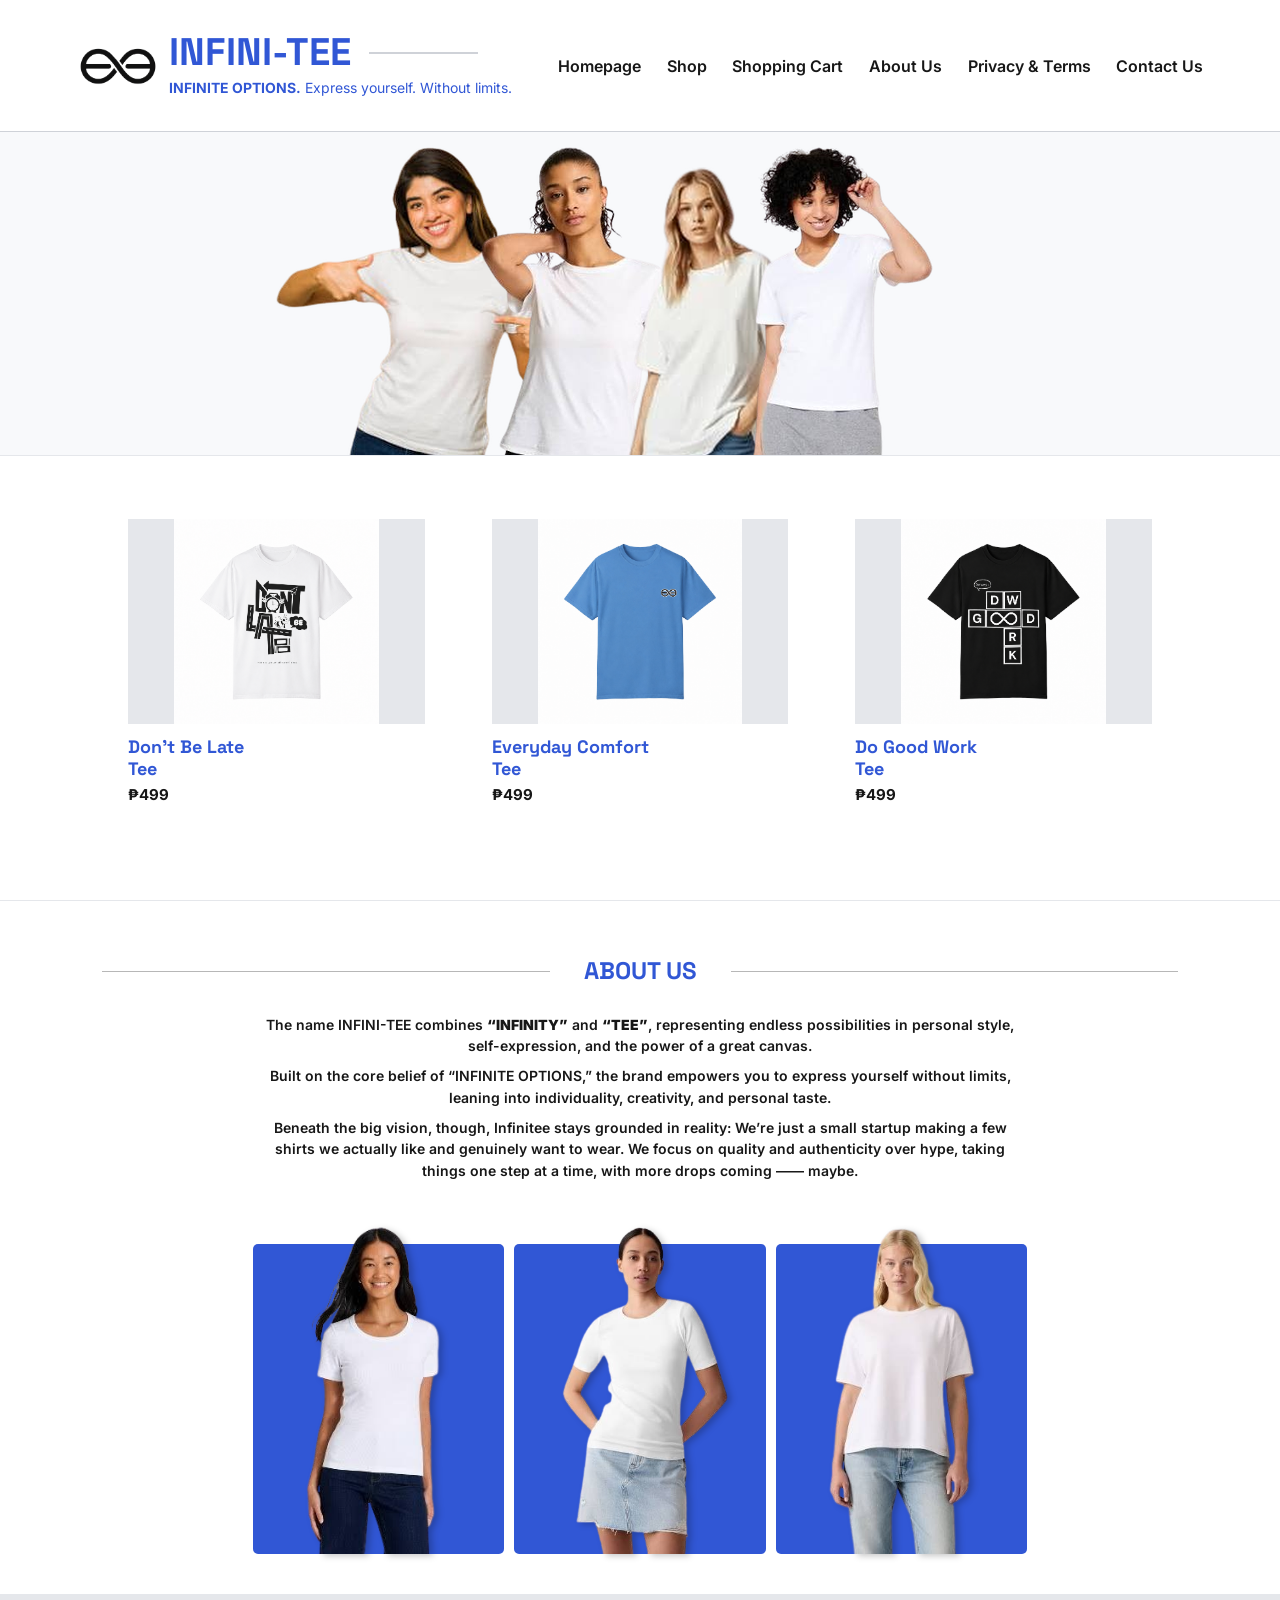
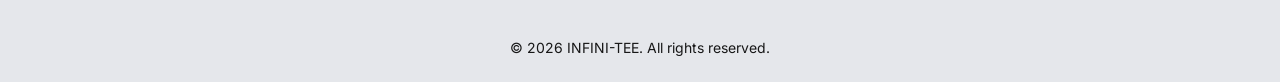
<file: infini-tee/index.html>
<!doctype html>
<html lang="en">
  <head>
    <!-- This is the head: metadata, fonts, Bootstrap, and favicon. -->
    <meta charset="UTF-8" />
    <meta name="viewport" content="width=device-width, initial-scale=1.0" />
    <meta name="theme-color" content="#3157d5" />
    <title>INFINI-TEE</title>

    <link rel="icon" href="images/Favicon.png" />
    <link rel="preconnect" href="https://fonts.googleapis.com" />
    <link rel="preconnect" href="https://fonts.gstatic.com" crossorigin />
    <link
      href="https://fonts.googleapis.com/css2?family=Inter:wght@400;600;700&family=Space+Grotesk:wght@600;700&display=swap"
      rel="stylesheet"
    />
    <link
      href="https://cdn.jsdelivr.net/npm/bootstrap@5.3.3/dist/css/bootstrap.min.css"
      rel="stylesheet"
    />

    <!-- This block contains the styles for the whole page. -->
    <style>
      :root {
        --obsidian-blue: #3157d5;
        --white: #ffffff;
        --matte-black: #171717;
        --light-gray: #e5e7eb;
      }

      /* This keeps padding and borders inside the element size. */
      * {
        box-sizing: border-box;
      }

      body {
        min-height: 100vh;
        margin: 0;
        background: var(--light-gray);
        color: var(--matte-black);
        font-family: "Inter", sans-serif;
        font-size: 15px;
      }

      /* This skip link appears when someone uses the keyboard. */
      .skip-link {
        position: fixed;
        top: 8px;
        left: 8px;
        z-index: 2000;
        transform: translateY(-150%);
        border-radius: 6px;
        background: var(--matte-black);
        color: var(--white);
        padding: 10px 14px;
        text-decoration: none;
      }

      .skip-link:focus {
        transform: translateY(0);
        color: var(--white);
      }

      /* This makes the main page use the full screen. */
      .page-shell {
        width: 100%;
        min-height: 100vh;
        background: var(--white);
        overflow: hidden;
      }

      /* The header keeps the logo and navigation aligned. */
      .brand-area {
        min-height: 132px;
        padding: 24px clamp(24px, 6vw, 80px);
        border-bottom: 1px solid #cfd2d8;
        display: flex;
        align-items: center;
        justify-content: space-between;
        gap: 16px;
        position: relative;
      }

      .brand-lockup {
        display: flex;
        align-items: center;
        min-width: 0;
        flex: 1;
      }

      /* The logo stays fully visible inside this area. */
      .brand-logo {
        width: 82px;
        height: 82px;
        object-fit: contain;
        flex: 0 0 82px;
      }

      .brand-copy {
        flex: 1;
        min-width: 0;
      }

      /* The title and gray line sit together in this row. */
      .brand-title-row {
        display: flex;
        align-items: center;
        width: 100%;
      }

      .brand-name {
        margin-left: 10px;
        color: var(--obsidian-blue);
        font-family: "Space Grotesk", sans-serif;
        font-size: clamp(30px, 3vw, 42px);
        font-weight: 700;
        line-height: 1;
        white-space: nowrap;
      }

      .brand-divider {
        height: 2px;
        flex: 0 1 calc(100% - 250px);
        max-width: 900px;
        margin-left: 18px;
        background: #cfd2d8;
      }

      .tagline {
        margin: 7px 0 0 10px;
        color: var(--obsidian-blue);
        font-size: 14px;
        font-weight: 400;
        line-height: 1.35;
      }

      /* Keep the primary page links grouped beside the brand. */
      .top-nav {
        display: flex;
        align-items: center;
        justify-content: flex-end;
        flex-wrap: nowrap;
        gap: clamp(14px, 2vw, 28px);
        margin-left: 24px;
        white-space: nowrap;
      }

      .top-nav a {
        color: var(--matte-black);
        font-size: 16px;
        font-weight: 600;
        text-decoration: none;
      }

      .top-nav a:hover {
        color: var(--obsidian-blue);
      }

      /* This is the wide image area near the top of the homepage. */
      .featured-image {
        height: clamp(280px, 36vh, 380px);
        min-height: 280px;
        background: #f8f9fb;
        display: grid;
        place-items: end center;
        border-bottom: 1px solid var(--light-gray);
        overflow: hidden;
      }

      .featured-image img {
        width: min(78%, 900px);
        height: 100%;
        max-height: 380px;
        display: block;
        object-fit: contain;
        object-position: bottom;
      }

      /* These Bootstrap columns arrange the three products evenly. */
      .products {
        padding: clamp(28px, 4vw, 52px) clamp(24px, 8vw, 120px);
      }

      .product-card {
        height: 100%;
        min-width: 0;
        background: var(--white);
        padding: 12px clamp(8px, 2vw, 28px);
        transition: 180ms ease;
      }

      .product-card:hover,
      .product-card:focus-within {
        box-shadow: 0 8px 20px rgb(49 87 213 / 12%);
        transform: translateY(-3px);
      }

      /* Each product card links to its product detail page. */
      .product-link {
        width: 100%;
        border-radius: 6px;
        background: transparent;
        color: inherit;
        display: block;
        padding: 0;
        text-align: left;
        text-decoration: none;
      }

      .product-link:focus-visible {
        outline: 3px solid rgb(49 87 213 / 35%);
        outline-offset: 4px;
      }

      .product-image {
        width: 100%;
        height: clamp(150px, 16vw, 220px);
        border-radius: 0;
        background: var(--light-gray);
        object-fit: contain;
        object-position: center;
      }

      .product-title {
        min-height: 44px;
        margin: 12px 0 4px;
        color: var(--obsidian-blue);
        font-family: "Space Grotesk", sans-serif;
        font-size: 18px;
        font-weight: 700;
        line-height: 1.22;
      }

      .product-price {
        margin: 0;
        color: var(--matte-black);
        font-size: 15px;
        font-weight: 700;
      }

      /* The footer has a soft gray background. */
      .site-footer {
        background: var(--light-gray);
        border-top: 1px solid var(--light-gray);
        padding: 24px clamp(24px, 6vw, 80px);
      }

      .copyright {
        margin: 18px 0 0;
        color: var(--matte-black);
        font-size: 14px;
        text-align: center;
      }

      /* This section follows the centered layout of the brand reference. */
      .about-section {
        background: var(--white);
        border-top: 1px solid var(--light-gray);
        padding: clamp(32px, 5vw, 56px) clamp(24px, 8vw, 120px) 40px;
      }

      .about-title-row {
        display: flex;
        width: 100%;
        align-items: center;
        justify-content: center;
        gap: clamp(18px, 4.5vw, 34px);
        margin: 0 auto 28px;
      }

      .about-title-row::before,
      .about-title-row::after {
        height: 1px;
        flex: 1;
        background: #b7b7b7;
        content: "";
      }

      .about-title {
        margin: 0;
        color: var(--obsidian-blue);
        font-family: "Space Grotesk", sans-serif;
        font-size: clamp(20px, 3vw, 24px);
        font-weight: 700;
        line-height: 1.2;
        white-space: nowrap;
      }

      .about-copy {
        display: grid;
        width: min(100%, 760px);
        gap: 8px;
        margin: 0 auto;
      }

      .about-text {
        margin: 0;
        color: var(--matte-black);
        font-size: 14px;
        font-weight: 600;
        line-height: 1.55;
        text-align: center;
      }

      .about-gallery {
        display: grid;
        width: min(72%, 820px);
        grid-template-columns: repeat(3, minmax(0, 1fr));
        gap: 10px;
        margin: 32px auto 0;
      }

      .about-image-card {
        position: relative;
        isolation: isolate;
        height: clamp(210px, 34vw, 340px);
        min-height: 210px;
        overflow: visible;
      }

      .about-image-card::before {
        position: absolute;
        z-index: -1;
        top: 9%;
        right: 0;
        bottom: 0;
        left: 0;
        border-radius: 5px;
        background: var(--obsidian-blue);
        content: "";
      }

      .about-image-card img {
        position: absolute;
        bottom: 0;
        left: 50%;
        z-index: 1;
        width: auto;
        height: 100%;
        max-width: none;
        transform: translateX(-50%);
        object-fit: contain;
        object-position: bottom;
        filter: drop-shadow(4px 2px 3px rgb(0 0 0 / 22%));
      }

      :focus-visible {
        outline: 3px solid rgb(49 87 213 / 45%);
        outline-offset: 3px;
      }

      /* These rules adjust the layout for smaller screens. */
      @media (max-width: 576px) {
        body {
          font-size: 14px;
        }

        .brand-area {
          min-height: 0;
          padding: 14px 16px;
          flex-direction: column;
          align-items: stretch;
          gap: 12px;
        }

        .brand-lockup {
          flex: none;
        }

        .brand-logo {
          width: 58px;
          height: 58px;
          flex-basis: 58px;
        }

        .brand-name {
          font-size: 28px;
        }

        .brand-divider {
          margin-left: 10px;
        }

        .tagline {
          font-size: 13px;
        }

        /* Stack navigation below the brand to prevent overlap on phones. */
        .top-nav {
          position: static;
          justify-content: space-between;
          gap: 8px;
          margin: 0;
          padding-top: 10px;
          border-top: 1px solid #cfd2d8;
        }

        .top-nav a {
          font-size: 12px;
        }

        .featured-image {
          min-height: 320px;
        }

        .featured-image img {
          width: 86%;
        }

        .products {
          padding: 20px 8px 24px;
        }

        .product-card {
          padding: 8px;
        }

        .product-image {
          height: 140px;
        }

        .product-title {
          min-height: 40px;
          font-size: 16px;
        }

        .product-price {
          font-size: 14px;
        }

        .site-footer {
          padding: 20px 16px;
        }

        .about-section {
          padding: 36px 20px;
        }

        .about-title-row {
          gap: 12px;
          margin-bottom: 20px;
        }

        .about-gallery {
          width: 100%;
          gap: 7px;
          margin-top: 26px;
        }

        .about-image-card {
          height: 54vw;
          min-height: 160px;
          max-height: 250px;
        }

      }
    </style>
  </head>

  <body>
    <!-- This lets keyboard users jump straight to the main content. -->
    <a class="skip-link" href="#main-content">Skip to main content</a>

    <!-- This main section holds the header, featured image, and shirts. -->
    <main id="main-content" class="container-fluid px-0">
      <section class="page-shell" aria-labelledby="brand-title">
        <!-- The header contains the logo, brand text, and nav labels. -->
        <header class="brand-area">
          <div class="brand-lockup">
            <img class="brand-logo" src="images/official-logo.png" alt="INFINI-TEE official logo" />

            <div class="brand-copy">
              <div class="brand-title-row">
                <h1 id="brand-title" class="brand-name mb-0">INFINI-TEE</h1>
                <div class="brand-divider" aria-hidden="true"></div>
              </div>
              <p class="tagline">
                <strong>INFINITE OPTIONS.</strong> Express yourself. Without limits.
              </p>
            </div>
          </div>

          <!-- Main links for home, shop, cart, and contact. -->
          <nav class="top-nav" aria-label="Primary navigation">
            <a href="index.html" aria-current="page">Homepage</a>
            <a href="shop.html">Shop</a>
            <a href="cart.html">Shopping Cart</a>
            <a href="index.html">About Us</a>
            <a href="privacy.html">Privacy & Terms</a>
            <a href="contact.html">Contact Us</a>
          </nav>
        </header>

        <!-- The featured area shows the people wearing the shirts. -->
        <div class="featured-image">
          <img src="images/people.png" alt="Four people wearing INFINI-TEE shirts" />
        </div>

        <!-- Each shirt card links to its product page. -->
        <div class="products">
          <h2 id="featured-products" class="visually-hidden">Featured Tees</h2>
          <div class="row g-3">
            <!-- Don't Be Late shirt. -->
            <article class="col-4">
              <div class="product-card">
                <a
                  class="product-link"
                  href="product1.html"
                  data-bs-toggle="tooltip"
                  data-bs-placement="top"
                  data-bs-title="A simple reminder to show up, get moving, and make the most of the day."
                  aria-label="Don't Be Late Tee, 499 Philippine pesos"
                >
                  <img class="product-image" src="images/product1.png" alt="Don't Be Late Tee" />
                  <h3 class="product-title">Don't Be Late<br />Tee</h3>
                  <p class="product-price">₱499</p>
                </a>
              </div>
            </article>

            <!-- Everyday Comfort shirt. -->
            <article class="col-4">
              <div class="product-card">
                <a
                  class="product-link"
                  href="product2.html"
                  data-bs-toggle="tooltip"
                  data-bs-placement="top"
                  data-bs-title="A plain, comfortable tee designed for everyday wear."
                  aria-label="Everyday Comfort Tee, 499 Philippine pesos"
                >
                  <img class="product-image" src="images/product2.png" alt="Everyday Comfort Tee" />
                  <h3 class="product-title">Everyday Comfort<br />Tee</h3>
                  <p class="product-price">₱499</p>
                </a>
              </div>
            </article>

            <!-- Do Good Work shirt. -->
            <article class="col-4">
              <div class="product-card">
                <a
                  class="product-link"
                  href="product3.html"
                  data-bs-toggle="tooltip"
                  data-bs-placement="top"
                  data-bs-title="A simple statement for people who believe good work speaks for itself."
                  aria-label="Do Good Work Tee, 499 Philippine pesos"
                >
                  <img class="product-image" src="images/product3.png" alt="Do Good Work Tee" />
                  <h3 class="product-title">Do Good Work<br />Tee</h3>
                  <p class="product-price">₱499</p>
                </a>
              </div>
            </article>
          </div>
        </div>
      </section>
    </main>

    <!-- This section introduces the brand and can hold the final About Us copy. -->
    <section class="about-section" aria-labelledby="about-title">
      <div class="about-title-row">
        <h2 id="about-title" class="about-title">
          <span class="visually-hidden">About Us: </span>ABOUT US
        </h2>
      </div>
      <div class="about-copy">
        <p class="about-text">
          The name INFINI-TEE combines <strong>“INFINITY”</strong> and
          <strong>“TEE”</strong>, representing endless possibilities in
          personal style, self-expression, and the power of a great canvas.
        </p>
        <p class="about-text">
          Built on the core belief of “INFINITE OPTIONS,” the brand empowers you to express yourself without limits,
          leaning into individuality, creativity, and personal taste.
        </p>
        <p class="about-text">
          Beneath the big vision, though, Infinitee stays grounded in reality:
          We’re just a small startup making a few shirts we actually like and genuinely want to
          wear. We focus on quality and authenticity over hype, taking things
          one step at a time, with more drops coming —— maybe.
        </p>
      </div>
      <div
        class="about-gallery"
        role="group"
        aria-label="INFINI-TEE team members"
      >
        <div class="about-image-card">
          <img src="images/ABOUT US-1.png" alt="INFINI-TEE team member" />
        </div>
        <div class="about-image-card">
          <img src="images/ABOUT US-2.png" alt="INFINI-TEE team member" />
        </div>
        <div class="about-image-card">
          <img src="images/ABOUT US-3.png" alt="INFINI-TEE team member" />
        </div>
      </div>
    </section>

    <!-- The footer just shows the copyright. -->
    <footer class="site-footer" aria-label="Footer">
      <p class="copyright">© 2026 INFINI-TEE. All rights reserved.</p>
    </footer>

    <script src="https://cdn.jsdelivr.net/npm/bootstrap@5.3.3/dist/js/bootstrap.bundle.min.js"></script>
    <script>
      // This starts the small tooltips on the shirt cards.
      document.querySelectorAll('[data-bs-toggle="tooltip"]').forEach(function (element) {
        bootstrap.Tooltip.getOrCreateInstance(element);
      });
    </script>
  </body>
</html>

<!-- REJECT PAX SILICA -->
<!-- LABAG SA IMPERYALISTA -->
<!-- IMPEACH AND DAPAT MA-IMPEACH -->
</file>
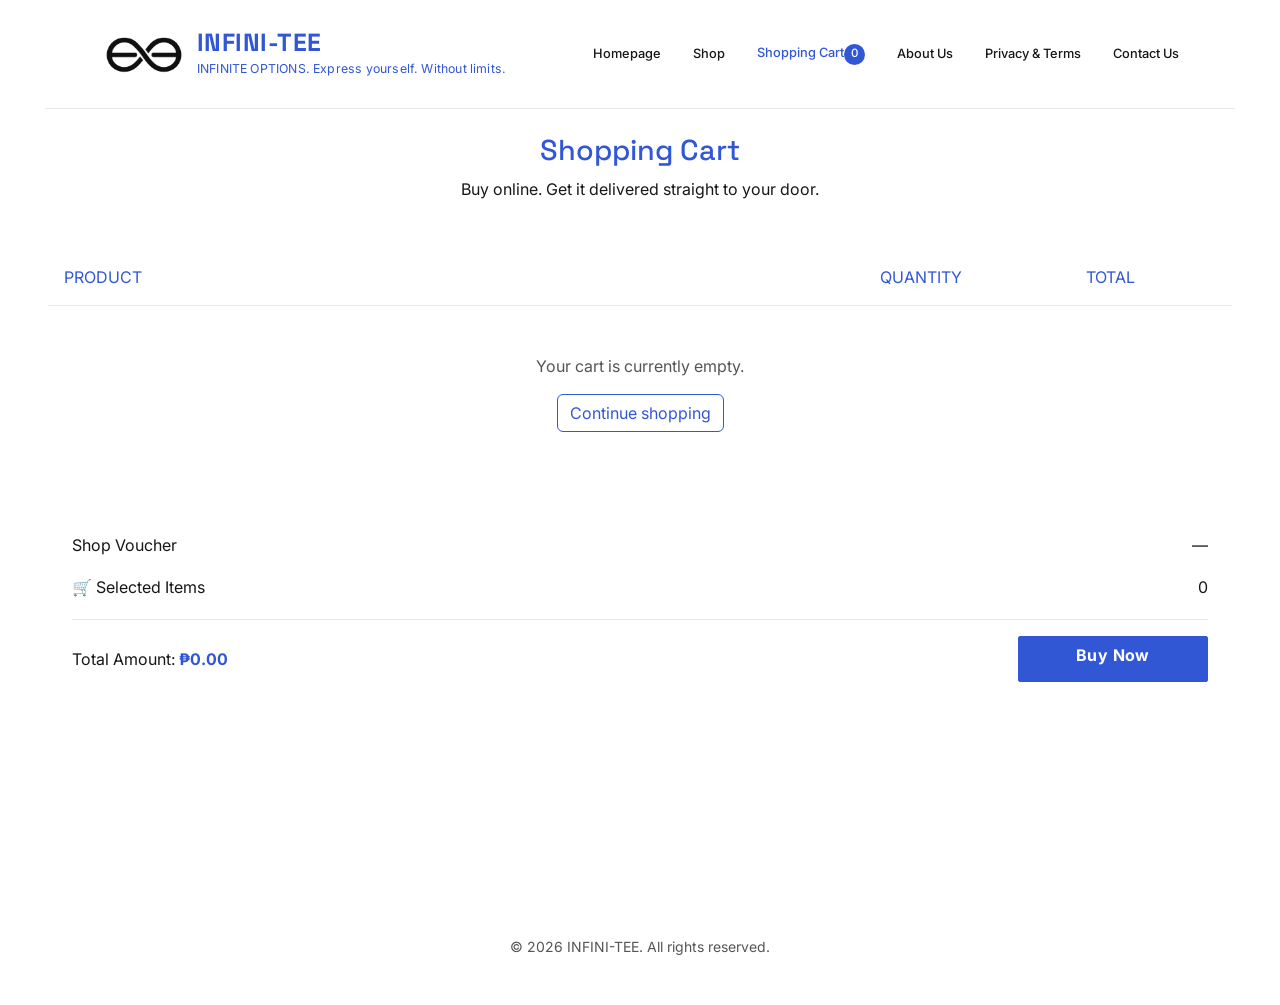
<file: infini-tee/cart.html>
<!DOCTYPE html>
<html lang="en">
<head>
  <meta charset="utf-8">
  <meta name="viewport" content="width=device-width, initial-scale=1">
  <title>INFINI-TEE | Shopping Cart</title>
  <link href="https://cdn.jsdelivr.net/npm/bootstrap@5.3.8/dist/css/bootstrap.min.css" rel="stylesheet">
  <link rel="stylesheet" href="css/style.css">
</head>
<body>
  <!-- TEST -->
  <header class="site-header">
    <nav class="navbar navbar-expand-lg">
      <div class="container-fluid px-4 px-lg-5">
        <a class="brand-lockup navbar-brand" href="cart.html">
          <img src="images/official-logo.png"
            alt="INFINI-TEE logo"
            class="site-logo">
          <span>
            <strong>INFINI-TEE</strong>
            <small>INFINITE OPTIONS. Express yourself. Without limits.</small>
          </span>
        </a>
        <button class="navbar-toggler" type="button" data-bs-toggle="collapse" data-bs-target="#mainNav"
          aria-controls="mainNav" aria-expanded="false" aria-label="Toggle navigation">
          <span class="navbar-toggler-icon"></span>
        </button>
        <div class="collapse navbar-collapse" id="mainNav">
          <ul class="navbar-nav ms-auto align-items-lg-center gap-lg-3">
            <li class="nav-item"><a class="nav-link" href="index.html">Homepage</a></li>
            <li class="nav-item"><a class="nav-link" href="shop.html">Shop</a></li>
            <li class="nav-item"><a class="nav-link active" aria-current="page" href="cart.html">Shopping Cart<span class="cart-count" data-cart-count>0</span></a></li>
            <li class="nav-item"><a class="nav-link" href="index.html">About Us</a></li>
            <li class="nav-item"><a class="nav-link" href="privacy.html">Privacy & Terms</a></li>
            <li class="nav-item"><a class="nav-link" href="contact.html">Contact Us</a></li>
          </ul>
        </div>
      </div>
    </nav>
  </header>

  <main class="container-fluid px-4 px-lg-5 py-4 cart-page">
    <section class="text-center cart-intro">
      <h1>Shopping Cart</h1>
      <p>Buy online. Get it delivered straight to your door.</p>
    </section>

    <section class="cart-table-wrap mt-5" aria-label="Shopping cart items">
      <div class="d-none d-md-grid cart-head">
        <span>PRODUCT</span><span>QUANTITY</span><span>TOTAL</span>
      </div>
      <div id="cart-items"></div>
      <div id="empty-cart" class="empty-cart text-center py-5">
        <p>Your cart is currently empty.</p>
        <a href="shop.html" class="btn btn-outline-primary">Continue shopping</a>
      </div>
    </section>

    <section class="cart-summary mt-4">
      <div class="summary-row">
        <span>Shop Voucher</span>
        <span>—</span>
      </div>
      <div class="summary-row">
        <span>🛒 Selected Items</span>
        <span id="selected-items">0</span>
      </div>
      <div class="summary-bottom">
        <span>Total Amount: <strong id="cart-total">₱0.00</strong></span>
        <a href="contact.html" class="btn btn-primary buy-now-btn" id="buy-now">Buy Now</a>
      </div>
      <p class="small text-secondary mt-2 mb-0" id="cart-note" aria-live="polite"></p>
    </section>
  </main>

  <footer class="site-footer">
    <footer class="site-footer" aria-label="Footer">
      <p class="copyright">© 2026 INFINI-TEE. All rights reserved.</p>
    </footer>
  <script src="https://cdn.jsdelivr.net/npm/bootstrap@5.3.8/dist/js/bootstrap.bundle.min.js"></script>
  <script src="javascript/store.js"></script>
  <script src="javascript/cart.js"></script>
</body>
</html>

<!-- REJECT PAX SILICA -->
<!-- LABAG SA IMPERYALISTA -->
<!-- IMPEACH AND DAPAT MA-IMPEACH -->
</file>
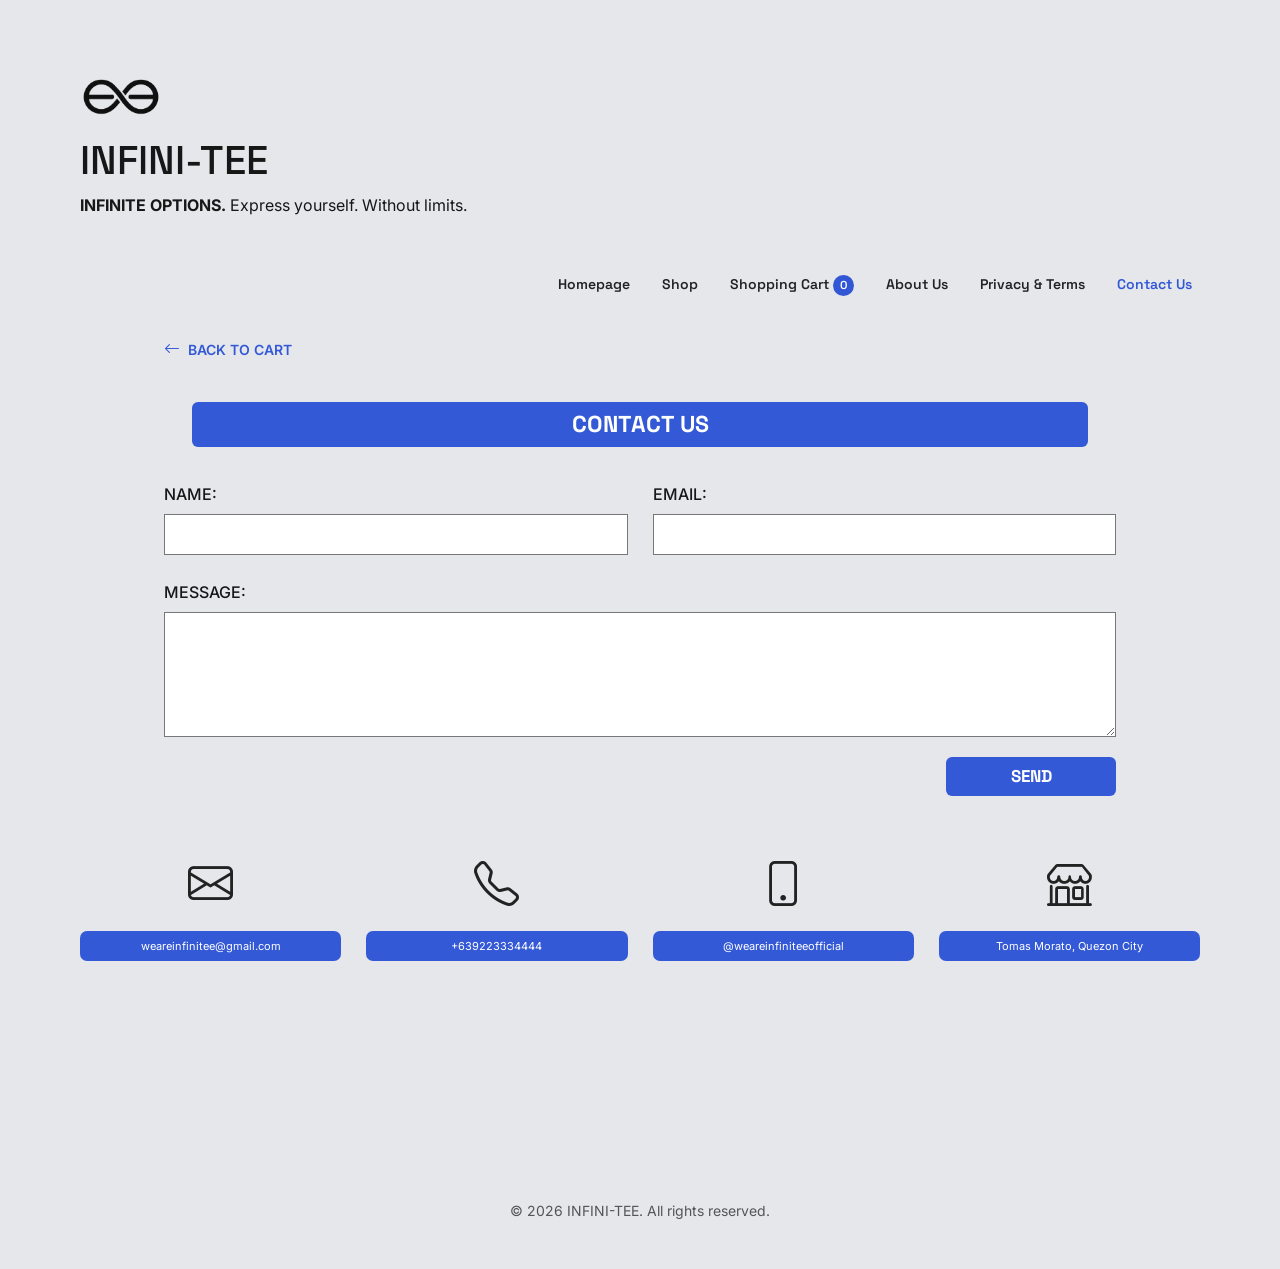
<file: infini-tee/contact.html>
<!DOCTYPE html>
<html lang="en">

<head>
    <meta charset="UTF-8">
    <meta name="viewport" content="width=device-width, initial-scale=1.0">

    <title>Contact Us | INFINI-TEE</title>

    <!-- BOOTSTRAP CSS -->
    <link href="https://cdn.jsdelivr.net/npm/bootstrap@5.3.8/dist/css/bootstrap.min.css" rel="stylesheet">

    <!-- BOOTSTRAP ICONS -->
    <link rel="stylesheet" href="https://cdn.jsdelivr.net/npm/bootstrap-icons@1.13.1/font/bootstrap-icons.min.css">
    
    <link rel="stylesheet" href="css/style.css">

    <!-- CUSTOM CSS -->
    <link rel="stylesheet" href="css/contact.css">
</head>

<body>

    <div class="page-container">

        <!-- SECTION 1: HEADER / BRANDING -->
        
<!-- SECTION 1: HEADER / BRANDING -->
<header class="site-header">

    <div class="brand">
        <img src="images/official-logo.png" alt="INFINI-TEE logo" class="site-logo">

        <div class="brand-text">
            <h1>INFINI-TEE</h1>
            <p><strong>INFINITE OPTIONS.</strong> Express yourself. Without limits.</p>
        </div>
    </div>

    <!-- NAVIGATION BAR -->
    <nav class="navbar navbar-expand-lg site-nav">

        <button class="navbar-toggler" type="button"
            data-bs-toggle="collapse"
            data-bs-target="#mainNav"
            aria-controls="mainNav"
            aria-expanded="false"
            aria-label="Toggle navigation">

            <span class="navbar-toggler-icon"></span>
        </button>

        <div class="collapse navbar-collapse" id="mainNav">

            <ul class="navbar-nav ms-auto align-items-lg-center gap-lg-3">

                <li class="nav-item">
                    <a class="nav-link" href="index.html">Homepage</a>
                </li>

                <li class="nav-item">
                    <a class="nav-link" href="shop.html">Shop</a>
                </li>

                <li class="nav-item">
                    <a class="nav-link" href="cart.html">
                        Shopping Cart
                        <span class="cart-count" data-cart-count>0</span>
                    </a>
                </li>

                <li class="nav-item">
                    <a class="nav-link" href="about.html">About Us</a>
                </li>

                <li class="nav-item">
                    <a class="nav-link" href="privacy.html">Privacy & Terms</a>
                </li>

                <li class="nav-item">
                    <a class="nav-link active" aria-current="page"
                        href="contact.html">Contact Us</a>
                </li>

            </ul>

        </div>
    </nav>

</header>

<!-- BACK TO CART BUTTON -->
<div class="back-container">
    <a href="cart.html" class="back-button">
        <i class="bi bi-arrow-left"></i>
        BACK TO CART
    </a>
</div>

        <!-- SECTION 2: CONTACT US HEADING -->
        <section class="contact-heading">
            CONTACT US
        </section>


        <!-- SECTION 3: CONTACT FORM -->
        <main>

            <form id="contactForm" class="contact-form">

                <div class="form-top">

                    <div class="form-group">
                        <label for="name">NAME:</label>

                        <input
                            type="text"
                            class="form-control"
                            id="name"
                            name="name"
                            required>
                    </div>


                    <div class="form-group">
                        <label for="email">EMAIL:</label>

                        <input
                            type="email"
                            class="form-control"
                            id="email"
                            name="email"
                            required>
                    </div>

                </div>


                <div class="form-group message-group">
                    <label for="message">MESSAGE:</label>

                    <textarea
                        class="form-control"
                        id="message"
                        name="message"
                        rows="5"
                        required></textarea>
                </div>


                <div class="send-container">
                    <button type="submit" class="send-button">
                        SEND
                    </button>
                </div>

            </form>

        </main>


        <!-- SECTION 4: CONTACT INFORMATION -->
        <section class="contact-info">

            <div class="info-item">
                <i class="bi bi-envelope"></i>

                <a href="mailto:weareinfinitee@gmail.com">
                    weareinfinitee@gmail.com
                </a>
            </div>


            <div class="info-item">
                <i class="bi bi-telephone"></i>

                <a href="tel:+639223334444">
                    +639223334444
                </a>
            </div>


            <div class="info-item">
                <i class="bi bi-phone"></i>

                <a href="https://www.instagram.com/weareinfiniteeofficial/">
                    @weareinfiniteeofficial
                </a>
            </div>


            <div class="info-item">
                <i class="bi bi-shop"></i>

                <a href="#">
                    Tomas Morato, Quezon City
                </a>
            </div>

        </section>

    </div>


    <!-- BOOTSTRAP JAVASCRIPT -->
    <script src="https://cdn.jsdelivr.net/npm/bootstrap@5.3.8/dist/js/bootstrap.bundle.min.js"></script>

    <!-- CUSTOM JAVASCRIPT -->
    <script src="javascript/script.js"></script>

    <footer class="site-footer">
    <footer class="site-footer" aria-label="Footer">
      <p class="copyright">© 2026 INFINI-TEE. All rights reserved.</p>
    </footer>

</body>
</html>

<!-- REJECT PAX SILICA -->
<!-- LABAG SA IMPERYALISTA -->
<!-- IMPEACH AND DAPAT MA-IMPEACH -->
</file>
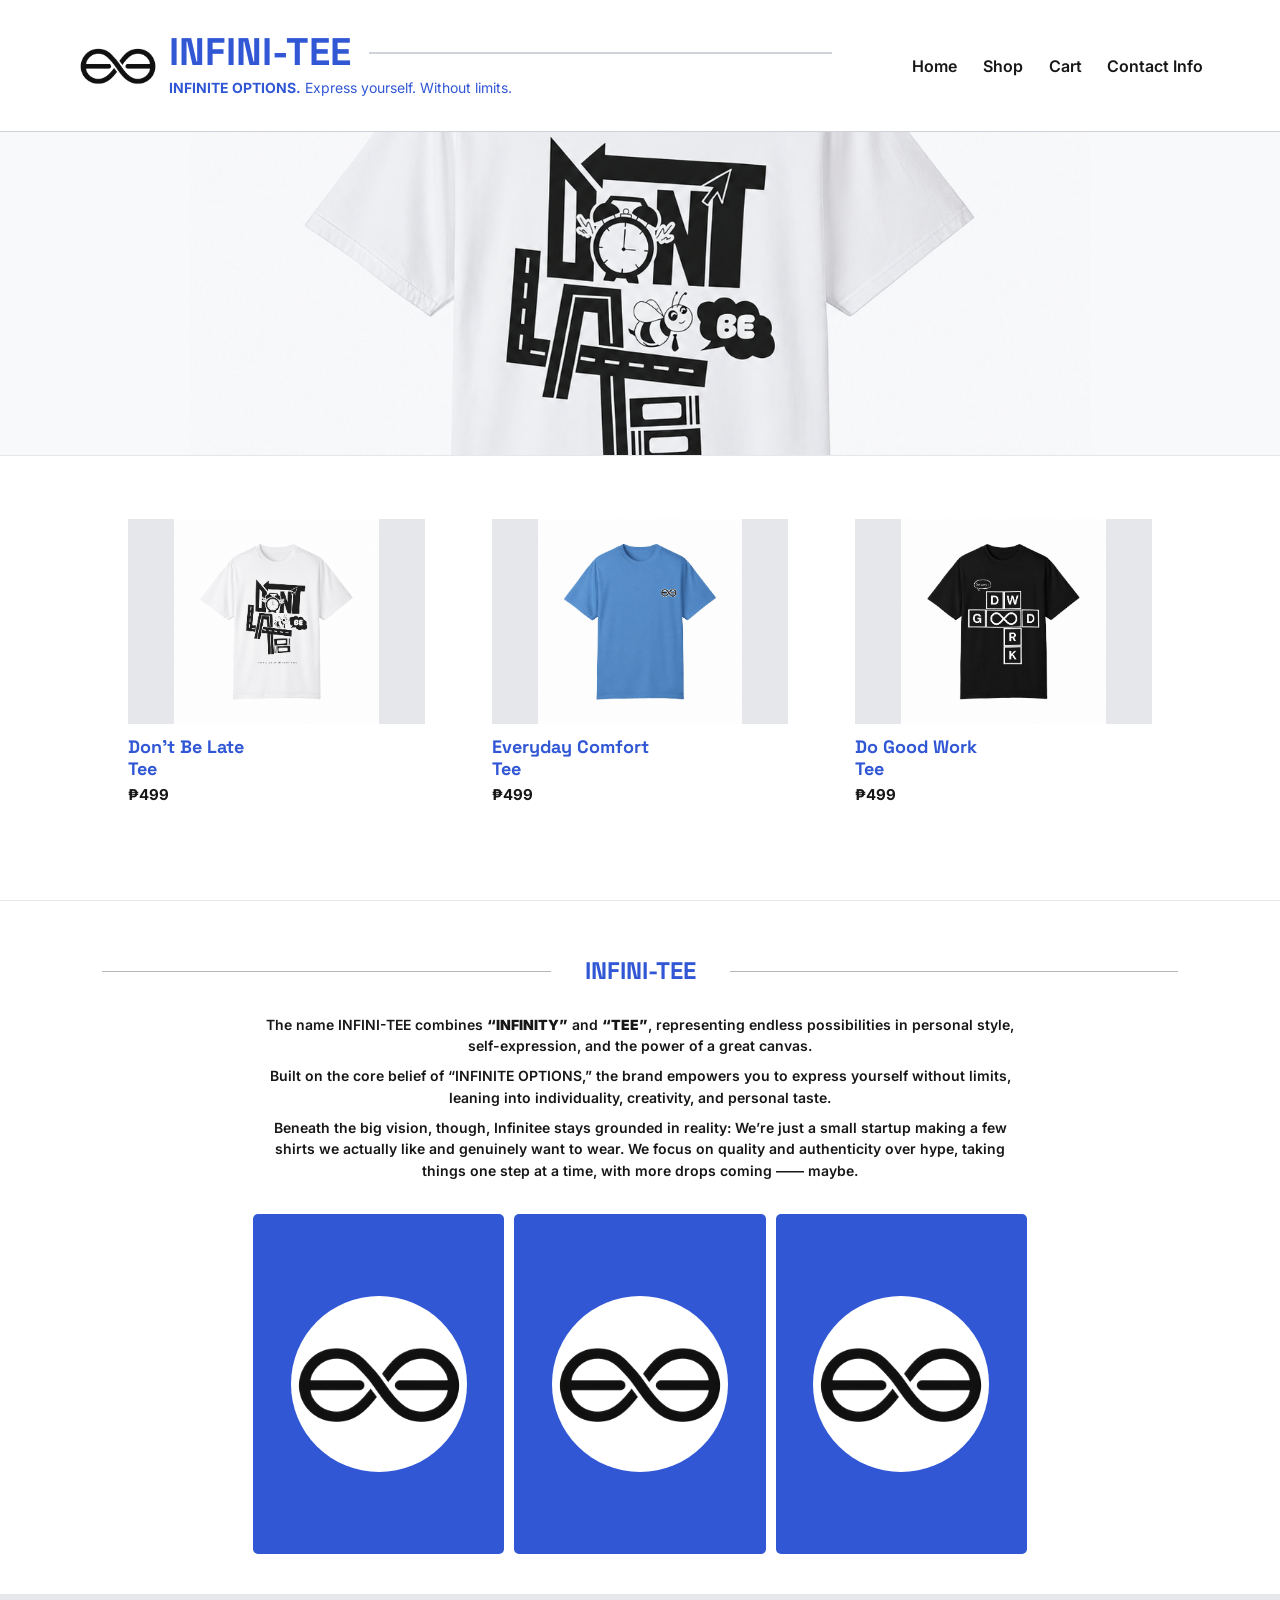
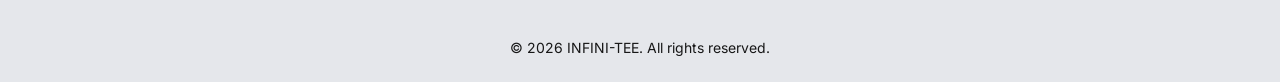
<file: infini-tee/homepage.html>
<!doctype html>
<html lang="en">
  <head>
    <!-- This is the head: metadata, fonts, Bootstrap, and favicon. -->
    <meta charset="UTF-8" />
    <meta name="viewport" content="width=device-width, initial-scale=1.0" />
    <meta name="theme-color" content="#3157d5" />
    <title>INFINI-TEE</title>

    <link rel="icon" href="images/official-logo.png" />
    <link rel="preconnect" href="https://fonts.googleapis.com" />
    <link rel="preconnect" href="https://fonts.gstatic.com" crossorigin />
    <link
      href="https://fonts.googleapis.com/css2?family=Inter:wght@400;600;700&family=Space+Grotesk:wght@600;700&display=swap"
      rel="stylesheet"
    />
    <link
      href="https://cdn.jsdelivr.net/npm/bootstrap@5.3.3/dist/css/bootstrap.min.css"
      rel="stylesheet"
    />

    <!-- This block contains the styles for the whole page. -->
    <style>
      :root {
        --obsidian-blue: #3157d5;
        --white: #ffffff;
        --matte-black: #171717;
        --light-gray: #e5e7eb;
      }

      /* This keeps padding and borders inside the element size. */
      * {
        box-sizing: border-box;
      }

      body {
        min-height: 100vh;
        margin: 0;
        background: var(--light-gray);
        color: var(--matte-black);
        font-family: "Inter", sans-serif;
        font-size: 15px;
      }

      /* This skip link appears when someone uses the keyboard. */
      .skip-link {
        position: fixed;
        top: 8px;
        left: 8px;
        z-index: 2000;
        transform: translateY(-150%);
        border-radius: 6px;
        background: var(--matte-black);
        color: var(--white);
        padding: 10px 14px;
        text-decoration: none;
      }

      .skip-link:focus {
        transform: translateY(0);
        color: var(--white);
      }

      /* This makes the main page use the full screen. */
      .page-shell {
        width: 100%;
        min-height: 100vh;
        background: var(--white);
        overflow: hidden;
      }

      /* The header keeps the logo and navigation aligned. */
      .brand-area {
        min-height: 132px;
        padding: 24px clamp(24px, 6vw, 80px);
        border-bottom: 1px solid #cfd2d8;
        display: flex;
        align-items: center;
        justify-content: space-between;
        gap: 16px;
        position: relative;
      }

      .brand-lockup {
        display: flex;
        align-items: center;
        min-width: 0;
        flex: 1;
      }

      /* The logo stays fully visible inside this area. */
      .brand-logo {
        width: 82px;
        height: 82px;
        object-fit: contain;
        flex: 0 0 82px;
      }

      .brand-copy {
        flex: 1;
        min-width: 0;
      }

      /* The title and gray line sit together in this row. */
      .brand-title-row {
        display: flex;
        align-items: center;
        width: 100%;
      }

      .brand-name {
        margin-left: 10px;
        color: var(--obsidian-blue);
        font-family: "Space Grotesk", sans-serif;
        font-size: clamp(30px, 3vw, 42px);
        font-weight: 700;
        line-height: 1;
        white-space: nowrap;
      }

      .brand-divider {
        height: 2px;
        flex: 0 1 calc(100% - 250px);
        max-width: 900px;
        margin-left: 18px;
        background: #cfd2d8;
      }

      .tagline {
        margin: 7px 0 0 10px;
        color: var(--obsidian-blue);
        font-size: 14px;
        font-weight: 400;
        line-height: 1.35;
      }

      /* Keep the placeholder navigation grouped beside the brand. */
      .top-nav {
        display: flex;
        align-items: center;
        justify-content: flex-end;
        flex-wrap: nowrap;
        gap: clamp(14px, 2vw, 28px);
        margin-left: 24px;
        white-space: nowrap;
      }

      .top-nav span {
        color: var(--matte-black);
        font-size: 16px;
        font-weight: 600;
      }

      .top-nav span:hover {
        color: var(--obsidian-blue);
      }

      /* This is the wide image area near the top of the homepage. */
      .featured-image {
        height: clamp(280px, 36vh, 380px);
        min-height: 280px;
        background: #f8f9fb;
        display: grid;
        place-items: end center;
        border-bottom: 1px solid var(--light-gray);
        overflow: hidden;
      }

      .featured-image img {
        width: min(78%, 900px);
        height: 100%;
        max-height: 380px;
        object-fit: cover;
        object-position: center;
        mix-blend-mode: multiply;
      }

      /* These Bootstrap columns arrange the three products evenly. */
      .products {
        padding: clamp(28px, 4vw, 52px) clamp(24px, 8vw, 120px);
      }

      .product-card {
        height: 100%;
        min-width: 0;
        background: var(--white);
        padding: 12px clamp(8px, 2vw, 28px);
        transition: 180ms ease;
      }

      .product-card:hover,
      .product-card:focus-within {
        box-shadow: 0 8px 20px rgb(49 87 213 / 12%);
        transform: translateY(-3px);
      }

      /* The cards are buttons for now, while the buy links stay inactive. */
      .product-link {
        width: 100%;
        border: 0;
        border-radius: 6px;
        background: transparent;
        color: inherit;
        display: block;
        padding: 0;
        text-align: left;
      }

      .product-link:focus-visible {
        outline: 3px solid rgb(49 87 213 / 35%);
        outline-offset: 4px;
      }

      .product-image {
        width: 100%;
        height: clamp(150px, 16vw, 220px);
        border-radius: 0;
        background: var(--light-gray);
        object-fit: contain;
        object-position: center;
      }

      .product-title {
        min-height: 44px;
        margin: 12px 0 4px;
        color: var(--obsidian-blue);
        font-family: "Space Grotesk", sans-serif;
        font-size: 18px;
        font-weight: 700;
        line-height: 1.22;
      }

      .product-price {
        margin: 0;
        color: var(--matte-black);
        font-size: 15px;
        font-weight: 700;
      }

      /* The footer has a soft gray background. */
      .site-footer {
        background: var(--light-gray);
        border-top: 1px solid var(--light-gray);
        padding: 24px clamp(24px, 6vw, 80px);
      }

      .copyright {
        margin: 18px 0 0;
        color: var(--matte-black);
        font-size: 14px;
        text-align: center;
      }

      /* This section follows the centered layout of the brand reference. */
      .about-section {
        background: var(--white);
        border-top: 1px solid var(--light-gray);
        padding: clamp(32px, 5vw, 56px) clamp(24px, 8vw, 120px) 40px;
      }

      .about-title-row {
        display: flex;
        width: 100%;
        align-items: center;
        justify-content: center;
        gap: clamp(18px, 4.5vw, 34px);
        margin: 0 auto 28px;
      }

      .about-title-row::before,
      .about-title-row::after {
        height: 1px;
        flex: 1;
        background: #b7b7b7;
        content: "";
      }

      .about-title {
        margin: 0;
        color: var(--obsidian-blue);
        font-family: "Space Grotesk", sans-serif;
        font-size: clamp(20px, 3vw, 24px);
        font-weight: 700;
        line-height: 1.2;
        white-space: nowrap;
      }

      .about-copy {
        display: grid;
        width: min(100%, 760px);
        gap: 8px;
        margin: 0 auto;
      }

      .about-text {
        margin: 0;
        color: var(--matte-black);
        font-size: 14px;
        font-weight: 600;
        line-height: 1.55;
        text-align: center;
      }

      .about-gallery {
        display: grid;
        width: min(72%, 820px);
        grid-template-columns: repeat(3, minmax(0, 1fr));
        gap: 10px;
        margin: 32px auto 0;
      }

      .about-image-card {
        display: grid;
        height: clamp(210px, 34vw, 340px);
        min-height: 210px;
        place-items: center;
        overflow: hidden;
        border-radius: 5px;
        background: var(--obsidian-blue);
      }

      .about-image-card img {
        width: min(70%, 180px);
        aspect-ratio: 1;
        border-radius: 50%;
        background: var(--white);
        object-fit: contain;
      }

      :focus-visible {
        outline: 3px solid rgb(49 87 213 / 45%);
        outline-offset: 3px;
      }

      /* These rules adjust the layout for smaller screens. */
      @media (max-width: 576px) {
        body {
          font-size: 14px;
        }

        .brand-area {
          min-height: 0;
          padding: 14px 16px;
          flex-direction: column;
          align-items: stretch;
          gap: 12px;
        }

        .brand-lockup {
          flex: none;
        }

        .brand-logo {
          width: 58px;
          height: 58px;
          flex-basis: 58px;
        }

        .brand-name {
          font-size: 28px;
        }

        .brand-divider {
          margin-left: 10px;
        }

        .tagline {
          font-size: 13px;
        }

        /* Stack navigation below the brand to prevent overlap on phones. */
        .top-nav {
          position: static;
          justify-content: space-between;
          gap: 8px;
          margin: 0;
          padding-top: 10px;
          border-top: 1px solid #cfd2d8;
        }

        .top-nav span {
          font-size: 12px;
        }

        .featured-image {
          min-height: 320px;
        }

        .featured-image img {
          width: 86%;
          height: 260px;
        }

        .products {
          padding: 20px 8px 24px;
        }

        .product-card {
          padding: 8px;
        }

        .product-image {
          height: 140px;
        }

        .product-title {
          min-height: 40px;
          font-size: 16px;
        }

        .product-price {
          font-size: 14px;
        }

        .site-footer {
          padding: 20px 16px;
        }

        .about-section {
          padding: 36px 20px;
        }

        .about-title-row {
          gap: 12px;
          margin-bottom: 20px;
        }

        .about-gallery {
          width: 100%;
          gap: 7px;
          margin-top: 26px;
        }

        .about-image-card {
          height: 54vw;
          min-height: 160px;
          max-height: 250px;
        }

        .about-image-card img {
          width: 78%;
        }
      }
    </style>
  </head>

  <body>
    <!-- This lets keyboard users jump straight to the main content. -->
    <a class="skip-link" href="#main-content">Skip to main content</a>

    <!-- This main section holds the header, featured image, and shirts. -->
    <main id="main-content" class="container-fluid px-0">
      <section class="page-shell" aria-labelledby="brand-title">
        <!-- The header contains the logo, brand text, and nav labels. -->
        <header class="brand-area">
          <div class="brand-lockup">
            <img class="brand-logo" src="images/official-logo.png" alt="INFINI-TEE official logo" />

            <div class="brand-copy">
              <div class="brand-title-row">
                <h1 id="brand-title" class="brand-name mb-0">INFINI-TEE</h1>
                <div class="brand-divider" aria-hidden="true"></div>
              </div>
              <p class="tagline">
                <strong>INFINITE OPTIONS.</strong> Express yourself. Without limits.
              </p>
            </div>
          </div>

          <!-- Copy the matching anchor into place when each page is ready. -->
          <nav class="top-nav" aria-label="Primary navigation">
            <!-- FOR FIXING: <a href="index.html">Home</a> -->
            <span>Home</span>
            <!-- FOR FIXING: <a href="shop.html">Shop</a> -->
            <span>Shop</span>
            <!-- FOR FIXING: <a href="cart.html">Cart</a> -->
            <span>Cart</span>
            <!-- FOR FIXING: <a href="contact.html">Contact Info</a> -->
            <span>Contact Info</span>
          </nav>
        </header>

        <!-- The featured area uses the first product image. -->
        <div class="featured-image">
          <img src="images/product1.png" alt="Featured INFINI-TEE product" />
        </div>

        <!-- This is the three-column shirt section. -->
        <div class="products">
          <h2 class="visually-hidden">Featured Tees</h2>
          <div class="row g-3">
            <article class="col-4">
              <div class="product-card">
                <button
                  class="product-link"
                  type="button"
                  data-bs-toggle="tooltip"
                  data-bs-placement="top"
                  data-bs-title="A simple reminder to show up, get moving, and make the most of the day."
                  aria-label="Don't Be Late Tee, 499 Philippine pesos"
                >
                  <!-- When this goes live: href="buy-dont-be-late.html" -->
                  <img class="product-image" src="images/product1.png" alt="Don't Be Late Tee" />
                  <h3 class="product-title">Don't Be Late<br />Tee</h3>
                  <p class="product-price">₱499</p>
                </button>
              </div>
            </article>

            <article class="col-4">
              <div class="product-card">
                <button
                  class="product-link"
                  type="button"
                  data-bs-toggle="tooltip"
                  data-bs-placement="top"
                  data-bs-title="A plain, comfortable tee designed for everyday wear."
                  aria-label="Everyday Comfort Tee, 499 Philippine pesos"
                >
                  <!-- When this goes live: href="buy-everyday-comfort.html" -->
                  <img class="product-image" src="images/product2.png" alt="Everyday Comfort Tee" />
                  <h3 class="product-title">Everyday Comfort<br />Tee</h3>
                  <p class="product-price">₱499</p>
                </button>
              </div>
            </article>

            <article class="col-4">
              <div class="product-card">
                <button
                  class="product-link"
                  type="button"
                  data-bs-toggle="tooltip"
                  data-bs-placement="top"
                  data-bs-title="A simple statement for people who believe good work speaks for itself."
                  aria-label="Do Good Work Tee, 499 Philippine pesos"
                >
                  <!-- When this goes live: href="buy-do-good-work.html" -->
                  <img class="product-image" src="images/product3.png" alt="Do Good Work Tee" />
                  <h3 class="product-title">Do Good Work<br />Tee</h3>
                  <p class="product-price">₱499</p>
                </button>
              </div>
            </article>
          </div>
        </div>
      </section>
    </main>

    <!-- This section introduces the brand and can hold the final About Us copy. -->
    <section class="about-section" aria-labelledby="about-title">
      <div class="about-title-row">
        <h2 id="about-title" class="about-title">
          <span class="visually-hidden">About Us: </span>INFINI-TEE
        </h2>
      </div>
      <div class="about-copy">
        <p class="about-text">
          The name INFINI-TEE combines <strong>“INFINITY”</strong> and
          <strong>“TEE”</strong>, representing endless possibilities in
          personal style, self-expression, and the power of a great canvas.
        </p>
        <p class="about-text">
          Built on the core belief of “INFINITE OPTIONS,” the brand empowers you to express yourself without limits,
          leaning into individuality, creativity, and personal taste.
        </p>
        <p class="about-text">
          Beneath the big vision, though, Infinitee stays grounded in reality:
          We’re just a small startup making a few shirts we actually like and genuinely want to
          wear. We focus on quality and authenticity over hype, taking things
          one step at a time, with more drops coming —— maybe.
        </p>
      </div>
      <div
        class="about-gallery"
        role="group"
        aria-label="INFINI-TEE official logo"
      >
        <div class="about-image-card">
          <img src="images/official-logo.png" alt="INFINI-TEE official logo" />
        </div>
        <div class="about-image-card">
          <img src="images/official-logo.png" alt="INFINI-TEE official logo" />
        </div>
        <div class="about-image-card">
          <img src="images/official-logo.png" alt="INFINI-TEE official logo" />
        </div>
      </div>
    </section>

    <!-- The footer just shows the copyright. -->
    <footer class="site-footer" aria-label="Footer">
      <p class="copyright">© 2026 INFINI-TEE. All rights reserved.</p>
    </footer>

    <script src="https://cdn.jsdelivr.net/npm/bootstrap@5.3.3/dist/js/bootstrap.bundle.min.js"></script>
    <script>
      // This starts the small tooltips on the shirt cards.
      document.querySelectorAll('[data-bs-toggle="tooltip"]').forEach(function (element) {
        bootstrap.Tooltip.getOrCreateInstance(element);
      });
    </script>
  </body>
</html>
</file>
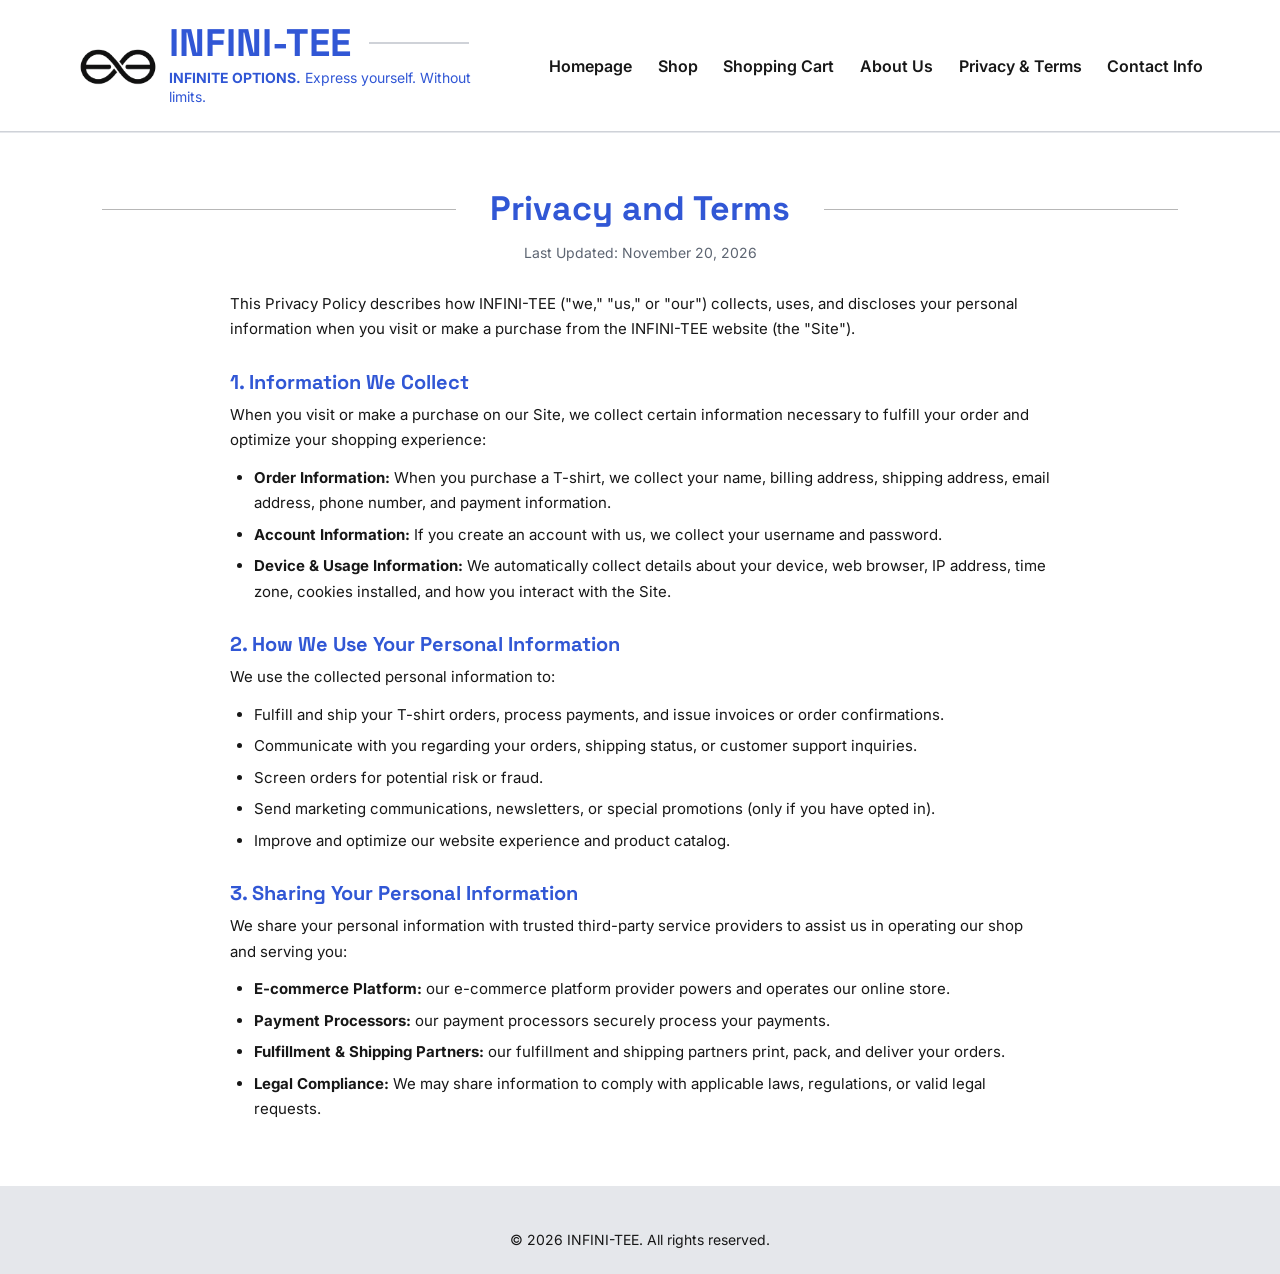
<file: infini-tee/privacy.html>
<!doctype html>
<html lang="en">
  <head>
    <meta charset="UTF-8" />
    <meta name="viewport" content="width=device-width, initial-scale=1.0" />
    <meta name="theme-color" content="#3157d5" />
    <meta name="description" content="Privacy Policy and Terms for INFINI-TEE." />
    <title>Privacy and Terms | INFINI-TEE</title>

    <link rel="icon" href="Favicon.png" />
    <link rel="preconnect" href="https://fonts.googleapis.com" />
    <link rel="preconnect" href="https://fonts.gstatic.com" crossorigin />
    <link
      href="https://fonts.googleapis.com/css2?family=Inter:wght@400;600;700&family=Space+Grotesk:wght@600;700&display=swap"
      rel="stylesheet"
    />
    <link
      href="https://cdn.jsdelivr.net/npm/bootstrap@5.3.3/dist/css/bootstrap.min.css"
      rel="stylesheet"
    />

    <style>
      /* I keep the brand colors in one place so the page stays consistent with the homepage. */
      :root {
        --obsidian-blue: #3157d5;
        --white: #ffffff;
        --matte-black: #171717;
        --light-gray: #e5e7eb;
      }

      * {
        box-sizing: border-box;
      }

      body {
        min-height: 100vh;
        margin: 0;
        background: var(--light-gray);
        color: var(--matte-black);
        font-family: "Inter", sans-serif;
        font-size: 15px;
      }

      /* I hide this link until a keyboard user focuses it, so they can skip the header. */
      .skip-link {
        position: fixed;
        top: 8px;
        left: 8px;
        z-index: 2000;
        transform: translateY(-150%);
        border-radius: 6px;
        background: var(--matte-black);
        color: var(--white);
        padding: 10px 14px;
        text-decoration: none;
      }

      .skip-link:focus {
        transform: translateY(0);
        color: var(--white);
      }

      .page-shell {
        width: 100%;
        min-height: 100vh;
        background: var(--white);
      }

      /* This header keeps the logo, tagline, and navigation together. */
      .brand-area {
        min-height: 132px;
        padding: 24px clamp(24px, 6vw, 80px);
        border-bottom: 1px solid #cfd2d8;
        display: flex;
        align-items: center;
        justify-content: space-between;
        gap: 16px;
        position: relative;
      }

      .brand-lockup {
        display: flex;
        align-items: center;
        min-width: 0;
        flex: 1;
      }

      .brand-logo {
        width: 82px;
        height: 82px;
        object-fit: contain;
        flex: 0 0 82px;
      }

      .brand-copy {
        flex: 1;
        min-width: 0;
      }

      .brand-title-row {
        display: flex;
        align-items: center;
        width: 100%;
      }

      .brand-name {
        margin-left: 10px;
        color: var(--obsidian-blue);
        font-family: "Space Grotesk", sans-serif;
        font-size: clamp(30px, 3vw, 42px);
        font-weight: 700;
        line-height: 1;
        white-space: nowrap;
      }

      .brand-divider {
        height: 2px;
        flex: 0 1 calc(100% - 250px);
        max-width: 900px;
        margin-left: 18px;
        background: #cfd2d8;
      }

      .tagline {
        margin: 7px 0 0 10px;
        color: var(--obsidian-blue);
        font-size: 14px;
        font-weight: 400;
        line-height: 1.35;
      }

      .top-nav {
        display: flex;
        align-items: center;
        justify-content: flex-end;
        flex-wrap: nowrap;
        gap: clamp(14px, 2vw, 28px);
        margin-left: 24px;
        white-space: nowrap;
      }

      .top-nav a {
        color: var(--matte-black);
        font-size: 16px;
        font-weight: 600;
        text-decoration: none;
      }

      .top-nav a:hover,
      .top-nav a:active {
        color: var(--obsidian-blue);
      }

      /* I use the same centered heading treatment as the About section on the homepage. */
      .privacy-section {
        border-top: 1px solid var(--light-gray);
        padding: clamp(32px, 5vw, 56px) clamp(24px, 8vw, 120px) 48px;
      }

      .privacy-title-row {
        display: flex;
        width: 100%;
        align-items: center;
        justify-content: center;
        gap: clamp(18px, 4.5vw, 34px);
        margin: 0 auto 12px;
      }

      .privacy-title-row::before,
      .privacy-title-row::after {
        height: 1px;
        flex: 1;
        background: #b7b7b7;
        content: "";
      }

      .privacy-title {
        margin: 0;
        color: var(--obsidian-blue);
        font-family: "Space Grotesk", sans-serif;
        font-size: clamp(24px, 4vw, 34px);
        font-weight: 700;
        line-height: 1.2;
        text-align: center;
      }

      .effective-date {
        margin: 0 0 28px;
        color: #5d6572;
        font-size: 14px;
        text-align: center;
      }

      .privacy-content {
        /* Keeping the text width limited makes the policy easier to read. */
        width: min(100%, 820px);
        margin: 0 auto;
        line-height: 1.7;
      }

      .privacy-content h2 {
        margin: 28px 0 8px;
        color: var(--obsidian-blue);
        font-family: "Space Grotesk", sans-serif;
        font-size: 20px;
        font-weight: 700;
      }

      .privacy-content p {
        margin: 0 0 12px;
      }

      .privacy-content ul {
        margin: 0 0 16px;
        padding-left: 24px;
      }

      .privacy-content li {
        margin-bottom: 6px;
      }

      .privacy-content a {
        color: var(--obsidian-blue);
        overflow-wrap: anywhere;
      }

      .site-footer {
        background: var(--light-gray);
        border-top: 1px solid var(--light-gray);
        padding: 24px clamp(24px, 6vw, 80px);
      }

      .copyright {
        margin: 18px 0 0;
        color: var(--matte-black);
        font-size: 14px;
        text-align: center;
      }

      :focus-visible {
        outline: 3px solid rgb(49 87 213 / 45%);
        outline-offset: 3px;
      }

      /* On smaller screens, I stack the header and tighten the page spacing. */
      @media (max-width: 576px) {
        body {
          font-size: 14px;
        }

        .brand-area {
          min-height: 0;
          padding: 14px 16px;
          flex-direction: column;
          align-items: stretch;
          gap: 12px;
        }

        .brand-lockup {
          flex: none;
        }

        .brand-logo {
          width: 58px;
          height: 58px;
          flex-basis: 58px;
        }

        .brand-name {
          font-size: 28px;
        }

        .brand-divider {
          margin-left: 10px;
        }

        .tagline {
          font-size: 13px;
        }

        .top-nav {
          position: static;
          justify-content: space-between;
          gap: 8px;
          margin: 0;
          padding-top: 10px;
          border-top: 1px solid #cfd2d8;
        }

        .top-nav a {
          font-size: 12px;
        }

        .privacy-section {
          padding: 36px 20px;
        }

        .privacy-title-row {
          gap: 12px;
        }

        .site-footer {
          padding: 20px 16px;
        }
      }
    </style>
  </head>

  <body>
    <!-- I add this skip link for keyboard users who want to jump past the navigation. -->
    <a class="skip-link" href="#main-content">Skip to main content</a>

    <main id="main-content" class="container-fluid px-0">
      <section class="page-shell" aria-label="INFINI-TEE privacy policy">
        <!-- I reuse the brand header and active page links from the homepage. -->
        <header class="brand-area">
          <div class="brand-lockup">
            <img class="brand-logo" src="images/official-logo.png" alt="INFINI-TEE official logo" />

            <div class="brand-copy">
              <div class="brand-title-row">
                <h1 id="brand-title" class="brand-name mb-0">INFINI-TEE</h1>
                <div class="brand-divider" aria-hidden="true"></div>
              </div>
              <p class="tagline">
                <strong>INFINITE OPTIONS.</strong> Express yourself. Without limits.
              </p>
            </div>
          </div>

          <nav class="top-nav" aria-label="Primary navigation">
            <a href="index.html">Homepage</a>
            <a href="shop.html">Shop</a>
            <a href="cart.html">Shopping Cart</a>
            <a href="index.html">About Us</a>
            <a class="nav-link active" aria-current="page" href="privacy.html">Privacy & Terms</a>
            <a href="contact.html">Contact Info</a>
          </nav>
        </header>

        <!-- The privacy policy text goes here, grouped under clear section headings. -->
        <section class="privacy-section" aria-labelledby="privacy-title">
          <div class="privacy-title-row">
            <h1 id="privacy-title" class="privacy-title">Privacy and Terms</h1>
          </div>
          <p class="effective-date">Last Updated: November 20, 2026</p>

          <div class="privacy-content">
            <p>
              This Privacy Policy describes how INFINI-TEE ("we," "us," or "our") collects,
              uses, and discloses your personal information when you visit or make a
              purchase from the INFINI-TEE website (the "Site").
            </p>

            <h2>1. Information We Collect</h2>
            <p>
              When you visit or make a purchase on our Site, we collect certain
              information necessary to fulfill your order and optimize your shopping
              experience:
            </p>
            <ul>
              <li>
                <strong>Order Information:</strong> When you purchase a T-shirt, we collect your name,
                billing address, shipping address, email address, phone number, and
                payment information.
              </li>
              <li>
                <strong>Account Information:</strong> If you create an account with us, we collect your
                username and password.
              </li>
              <li>
                <strong>Device &amp; Usage Information:</strong> We automatically collect details about your
                device, web browser, IP address, time zone, cookies installed, and how
                you interact with the Site.
              </li>
            </ul>

            <h2>2. How We Use Your Personal Information</h2>
            <p>We use the collected personal information to:</p>
            <ul>
              <li>Fulfill and ship your T-shirt orders, process payments, and issue invoices or order confirmations.</li>
              <li>Communicate with you regarding your orders, shipping status, or customer support inquiries.</li>
              <li>Screen orders for potential risk or fraud.</li>
              <li>Send marketing communications, newsletters, or special promotions (only if you have opted in).</li>
              <li>Improve and optimize our website experience and product catalog.</li>
            </ul>

            <h2>3. Sharing Your Personal Information</h2>
            <p>
              We share your personal information with trusted third-party service
              providers to assist us in operating our shop and serving you:
            </p>
            <ul>
              <li>
                <strong>E-commerce Platform:</strong> our e-commerce platform provider
                powers and operates our online store.
              </li>
              <li>
                <strong>Payment Processors:</strong> our payment processors securely
                process your payments.
              </li>
              <li>
                <strong>Fulfillment &amp; Shipping Partners:</strong> our fulfillment
                and shipping partners print, pack, and deliver your orders.
              </li>
              <li>
                <strong>Legal Compliance:</strong> We may share information to comply with applicable
                laws, regulations, or valid legal requests.
              </li>
            </ul>
          </div>
        </section>
      </section>
    </main>

    <!-- I keep the copyright in the same footer style as the rest of the site. -->
    <footer class="site-footer" aria-label="Footer">
      <p class="copyright">© 2026 INFINI-TEE. All rights reserved.</p>
    </footer>

    <script src="https://cdn.jsdelivr.net/npm/bootstrap@5.3.3/dist/js/bootstrap.bundle.min.js"></script>
  </body>
</html>

<!-- REJECT PAX SILICA -->
<!-- LABAG SA IMPERYALISTA -->
<!-- IMPEACH AND DAPAT MA-IMPEACH -->
</file>
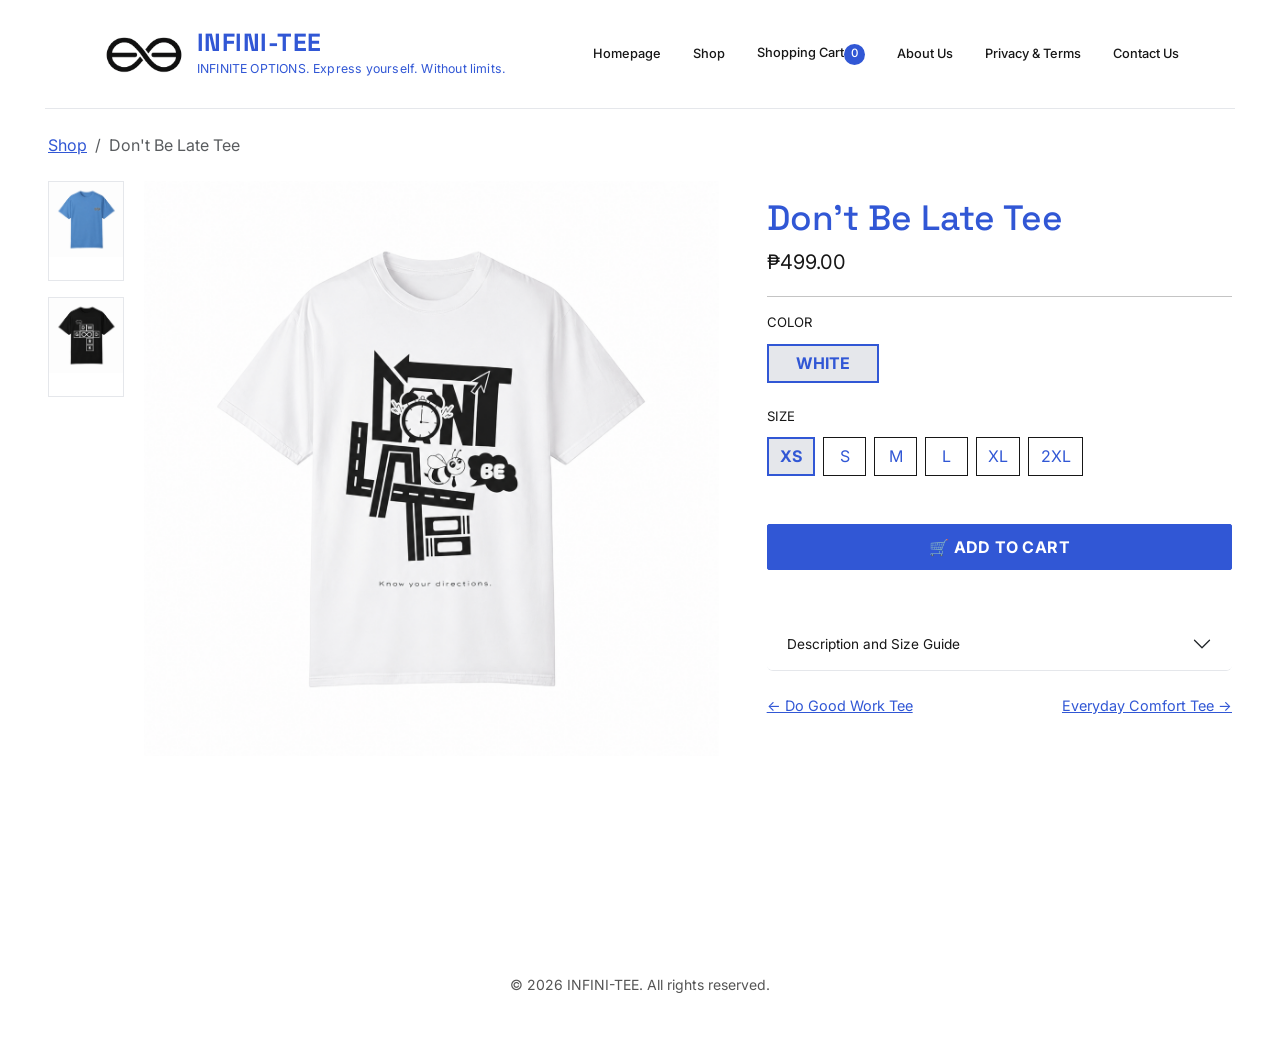
<file: infini-tee/product1.html>
<!DOCTYPE html>
<html lang="en">
<head>
  <meta charset="utf-8">
  <meta name="viewport" content="width=device-width, initial-scale=1">
  <title>INFINI-TEE | Product</title>
  <link href="https://cdn.jsdelivr.net/npm/bootstrap@5.3.8/dist/css/bootstrap.min.css" rel="stylesheet">
  <link rel="stylesheet" href="css/style.css">
</head>
<body>
  <header class="site-header">
    <nav class="navbar navbar-expand-lg">
      <div class="container-fluid px-4 px-lg-5">
        <a class="brand-lockup navbar-brand" href="cart.html">
          <img src="images/official-logo.png"
            alt="INFINI-TEE logo"
            class="site-logo">
          <span>
            <strong>INFINI-TEE</strong>
            <small>INFINITE OPTIONS. Express yourself. Without limits.</small>
          </span>
        </a>
        <button class="navbar-toggler" type="button" data-bs-toggle="collapse" data-bs-target="#mainNav"
          aria-controls="mainNav" aria-expanded="false" aria-label="Toggle navigation">
          <span class="navbar-toggler-icon"></span>
        </button>
        <div class="collapse navbar-collapse" id="mainNav">
          <ul class="navbar-nav ms-auto align-items-lg-center gap-lg-3">
            <li class="nav-item"><a class="nav-link" href="index.html">Homepage</a></li>
            <li class="nav-item"><a class="nav-link" href="shop.html">Shop</a></li>
            <li class="nav-item"><a class="nav-link" href="cart.html">Shopping Cart<span class="cart-count" data-cart-count>0</span></a></li>
            <li class="nav-item"><a class="nav-link" href="index.html">About Us</a></li>
            <li class="nav-item"><a class="nav-link" href="privacy.html">Privacy & Terms</a></li>
            <li class="nav-item"><a class="nav-link" href="contact.html">Contact Us</a></li>
          </ul>
        </div>
      </div>
    </nav>
  </header>

  <main class="container-fluid px-4 px-lg-5 py-4">
    <nav aria-label="Breadcrumb" class="mb-4">
      <ol class="breadcrumb">
        <li class="breadcrumb-item"><a href="shop.html">Shop</a></li>
        <li class="breadcrumb-item active" aria-current="page" id="breadcrumb-product">Product</li>
      </ol>
    </nav>

    <section class="row g-4 g-lg-5 product-layout">
      <div class="col-12 col-lg-7">
        <div class="product-gallery">
          <div class="thumbnail-column" aria-label="Other T-shirts">
           
            <a href="product2.html" class="other product">
              <img src="images/product2.png" alt="Everyday Comfort Tee">
            </a>
    
            <a href="product3.html" class="other product">
              <img src="images/product3.png" alt="Do Good Work Tee">
            </a>
        
          </div>
          <img
            src="images/product1.png"
            alt="Don't Be Late Tee"
            class="main-product-image">
        </div>
      </div>

      <div class="col-12 col-lg-5 product-details">
        <h1 id="product-name">Product name</h1>
        <p class="product-price" id="product-price">₱0.00</p>
        <hr>

        <fieldset class="option-group">
          <legend>Color</legend>
          <div id="color-options" class="d-flex flex-wrap gap-2"></div>
        </fieldset>

        <fieldset class="option-group mt-4">
          <legend>Size</legend>
          <div id="size-options" class="size-options d-flex flex-wrap gap-2"></div>
        </fieldset>

        <button class="btn btn-primary add-cart-btn w-100 mt-5" id="add-to-cart" type="button">
          <span aria-hidden="true">🛒</span> ADD TO CART
        </button>
        <p class="small text-success mt-2" id="cart-feedback" role="status" aria-live="polite"></p>

        <div class="accordion product-accordion mt-5" id="productAccordion">
          <div class="accordion-item">
            <h2 class="accordion-header">
              <button class="accordion-button collapsed" type="button" data-bs-toggle="collapse"
                data-bs-target="#descriptionGuide" aria-expanded="false" aria-controls="descriptionGuide">
                Description and Size Guide
              </button>
            </h2>
            <div id="descriptionGuide" class="accordion-collapse collapse" data-bs-parent="#productAccordion">
              <div class="accordion-body" id="product-description">
                Product description and size guide can be added here.
              </div>
            </div>
          </div>
        </div>
        <nav class="product-switcher mt-4 d-flex justify-content-between" aria-label="Other products">
          <a id="previous-product" href="shop.html">Previous product</a>
          <a id="next-product" href="shop.html">Next product</a>
        </nav>
      </div>
    </section>
  </main>

  <footer class="site-footer">
    <footer class="site-footer" aria-label="Footer">
      <p class="copyright">© 2026 INFINI-TEE. All rights reserved.</p>
    </footer>
  <script src="https://cdn.jsdelivr.net/npm/bootstrap@5.3.8/dist/js/bootstrap.bundle.min.js"></script>
  <script src="javascript/store.js"></script>
  <script src="javascript/product.js"></script>
</body>
</html>

<!-- REJECT PAX SILICA -->
<!-- LABAG SA IMPERYALISTA -->
<!-- IMPEACH AND DAPAT MA-IMPEACH -->
</file>
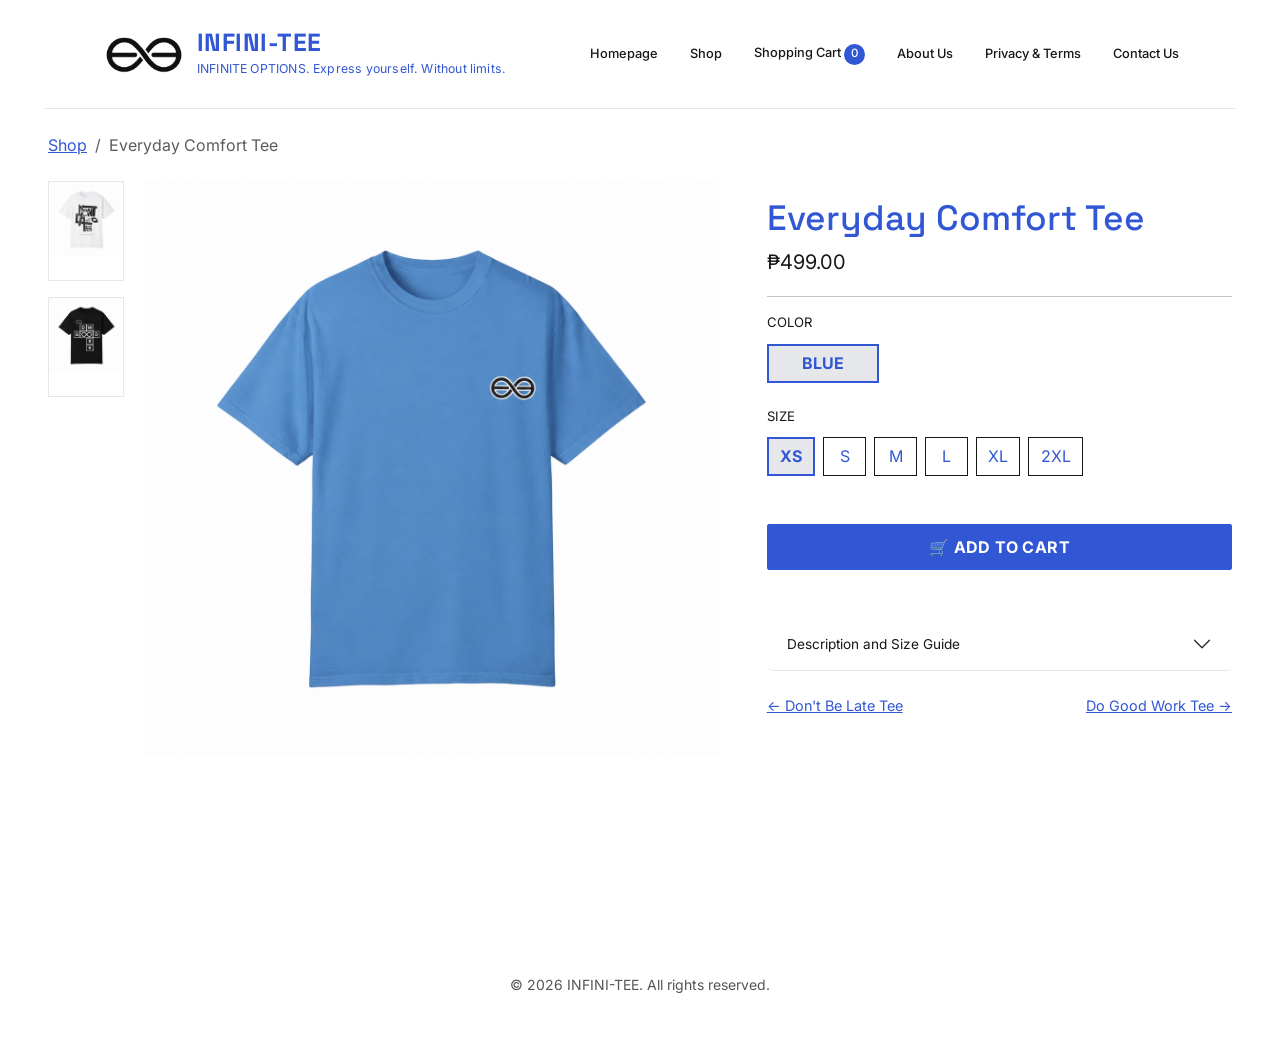
<file: infini-tee/product2.html>
<!DOCTYPE html>
<html lang="en">
<head>
  <meta charset="utf-8">
  <meta name="viewport" content="width=device-width, initial-scale=1">
  <title>INFINI-TEE | Product</title>
  <link href="https://cdn.jsdelivr.net/npm/bootstrap@5.3.8/dist/css/bootstrap.min.css" rel="stylesheet">
  <link rel="stylesheet" href="css/style.css">
</head>
<body>
  <header class="site-header">
    <nav class="navbar navbar-expand-lg">
      <div class="container-fluid px-4 px-lg-5">
        <a class="brand-lockup navbar-brand" href="cart.html">
          <img src="images/official-logo.png"
            alt="INFINI-TEE logo"
            class="site-logo">
          <span>
            <strong>INFINI-TEE</strong>
            <small>INFINITE OPTIONS. Express yourself. Without limits.</small>
          </span>
        </a>
        <button class="navbar-toggler" type="button" data-bs-toggle="collapse" data-bs-target="#mainNav"
          aria-controls="mainNav" aria-expanded="false" aria-label="Toggle navigation">
          <span class="navbar-toggler-icon"></span>
        </button>
        <div class="collapse navbar-collapse" id="mainNav">
          <ul class="navbar-nav ms-auto align-items-lg-center gap-lg-3">
            <li class="nav-item"><a class="nav-link" href="index.html">Homepage</a></li>
            <li class="nav-item"><a class="nav-link" href="shop.html">Shop</a></li>
            <li class="nav-item"><a class="nav-link" href="cart.html">Shopping Cart <span class="cart-count" data-cart-count>0</span></a></li>
            <li class="nav-item"><a class="nav-link" href="index.html">About Us</a></li>
            <li class="nav-item"><a class="nav-link" href="privacy.html">Privacy & Terms</a></li>
            <li class="nav-item"><a class="nav-link" href="contact.html">Contact Us</a></li>
          </ul>
        </div>
      </div>
    </nav>
  </header>

  <main class="container-fluid px-4 px-lg-5 py-4">
    <nav aria-label="Breadcrumb" class="mb-4">
      <ol class="breadcrumb">
        <li class="breadcrumb-item"><a href="shop.html">Shop</a></li>
        <li class="breadcrumb-item active" aria-current="page" id="breadcrumb-product">Product</li>
      </ol>
    </nav>

    <section class="row g-4 g-lg-5 product-layout">
      <div class="col-12 col-lg-7">
        <div class="product-gallery">
          <div class="thumbnail-column" aria-label="Other T-shirts">
           
            <a href="product1.html" class="other product">
              <img src="images/product1.png" alt="Don't Be Late Tee">
            </a>
    
            <a href="product3.html" class="other product">
              <img src="images/product3.png" alt="Do Good Work Tee">
            </a>
        
          </div>
          <img
            src="images/product2.png"
            alt="Everyday Comfort Tee"
            class="main-product-image">
        </div>
      </div>

      <div class="col-12 col-lg-5 product-details">
        <h1 id="product-name">Product name</h1>
        <p class="product-price" id="product-price">₱0.00</p>
        <hr>

        <fieldset class="option-group">
          <legend>Color</legend>
          <div id="color-options" class="d-flex flex-wrap gap-2"></div>
        </fieldset>

        <fieldset class="option-group mt-4">
          <legend>Size</legend>
          <div id="size-options" class="size-options d-flex flex-wrap gap-2"></div>
        </fieldset>

        <button class="btn btn-primary add-cart-btn w-100 mt-5" id="add-to-cart" type="button">
          <span aria-hidden="true">🛒</span> ADD TO CART
        </button>
        <p class="small text-success mt-2" id="cart-feedback" role="status" aria-live="polite"></p>

        <div class="accordion product-accordion mt-5" id="productAccordion">
          <div class="accordion-item">
            <h2 class="accordion-header">
              <button class="accordion-button collapsed" type="button" data-bs-toggle="collapse"
                data-bs-target="#descriptionGuide" aria-expanded="false" aria-controls="descriptionGuide">
                Description and Size Guide
              </button>
            </h2>
            <div id="descriptionGuide" class="accordion-collapse collapse" data-bs-parent="#productAccordion">
              <div class="accordion-body" id="product-description">
                Product description and size guide can be added here.
              </div>
            </div>
          </div>
        </div>
        <nav class="product-switcher mt-4 d-flex justify-content-between" aria-label="Other products">
          <a id="previous-product" href="shop.html">Previous product</a>
          <a id="next-product" href="shop.html">Next product</a>
        </nav>
      </div>
    </section>
  </main>

  <footer class="site-footer">
    <footer class="site-footer" aria-label="Footer">
      <p class="copyright">© 2026 INFINI-TEE. All rights reserved.</p>
    </footer>
  <script src="https://cdn.jsdelivr.net/npm/bootstrap@5.3.8/dist/js/bootstrap.bundle.min.js"></script>
  <script src="javascript/store.js"></script>
  <script src="javascript/product.js"></script>
</body>
</html>

<!-- REJECT PAX SILICA -->
<!-- LABAG SA IMPERYALISTA -->
<!-- IMPEACH AND DAPAT MA-IMPEACH -->
</file>
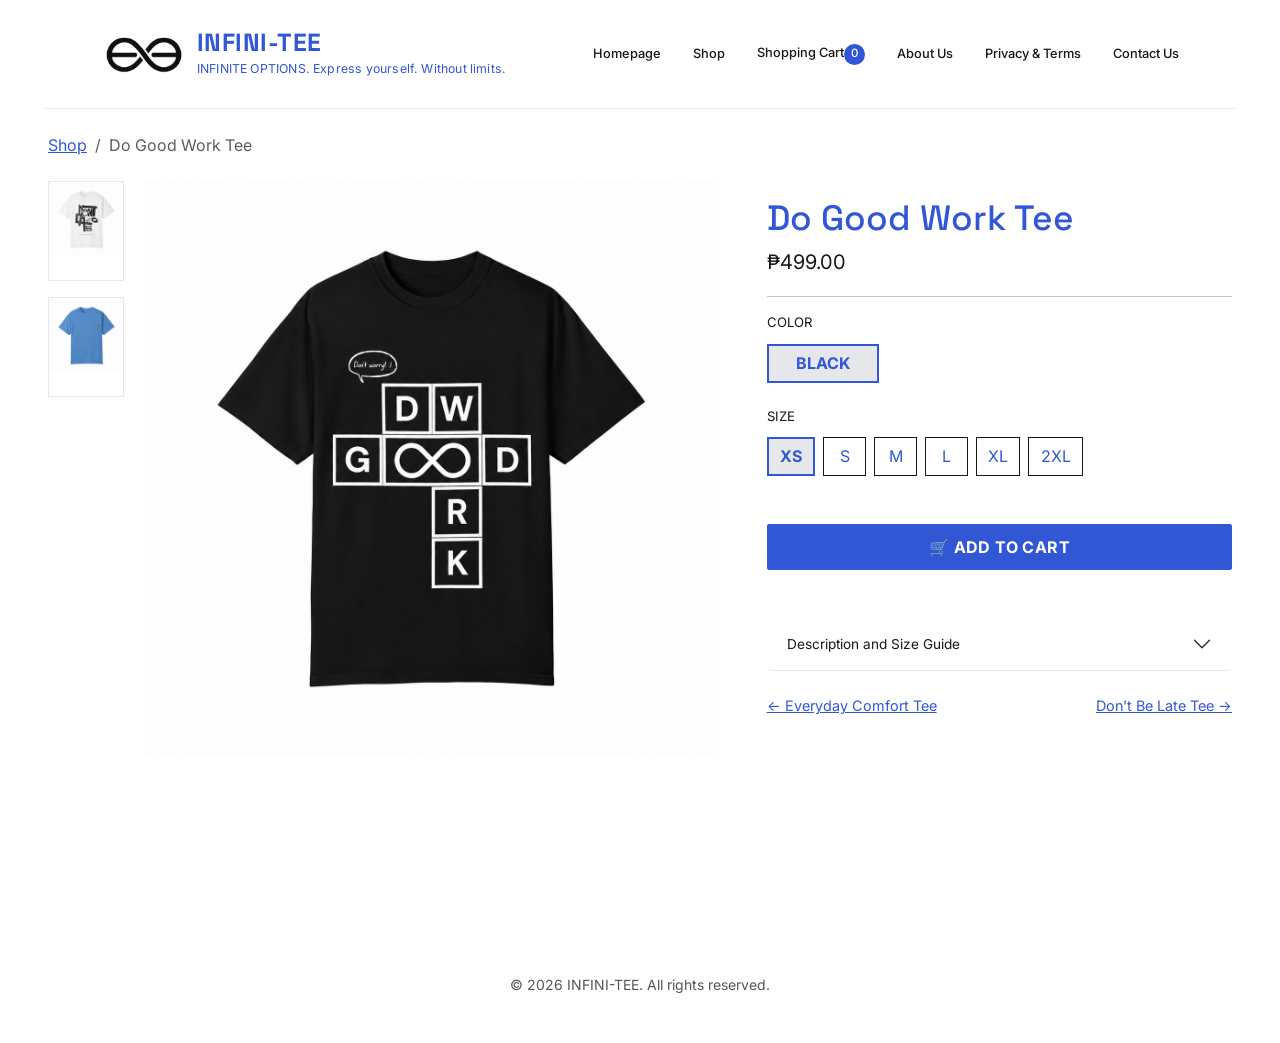
<file: infini-tee/product3.html>
<!DOCTYPE html>
<html lang="en">
<head>
  <meta charset="utf-8">
  <meta name="viewport" content="width=device-width, initial-scale=1">
  <title>INFINI-TEE | Product</title>
  <link href="https://cdn.jsdelivr.net/npm/bootstrap@5.3.8/dist/css/bootstrap.min.css" rel="stylesheet">
  <link rel="stylesheet" href="css/style.css">
</head>
<body>
  <header class="site-header">
    <nav class="navbar navbar-expand-lg">
      <div class="container-fluid px-4 px-lg-5">
        <a class="brand-lockup navbar-brand" href="cart.html">
          <img src="images/official-logo.png"
            alt="INFINI-TEE logo"
            class="site-logo">
          <span>
            <strong>INFINI-TEE</strong>
            <small>INFINITE OPTIONS. Express yourself. Without limits.</small>
          </span>
        </a>
        <button class="navbar-toggler" type="button" data-bs-toggle="collapse" data-bs-target="#mainNav"
          aria-controls="mainNav" aria-expanded="false" aria-label="Toggle navigation">
          <span class="navbar-toggler-icon"></span>
        </button>
        <div class="collapse navbar-collapse" id="mainNav">
          <ul class="navbar-nav ms-auto align-items-lg-center gap-lg-3">
            <li class="nav-item"><a class="nav-link" href="index.html">Homepage</a></li>
            <li class="nav-item"><a class="nav-link" href="shop.html">Shop</a></li>
            <li class="nav-item"><a class="nav-link" href="cart.html">Shopping Cart<span class="cart-count" data-cart-count>0</span></a></li>
            <li class="nav-item"><a class="nav-link" href="index.html">About Us</a></li>
            <li class="nav-item"><a class="nav-link" href="privacy.html">Privacy & Terms</a></li>
            <li class="nav-item"><a class="nav-link" href="contact.html">Contact Us</a></li>
          </ul>
        </div>
      </div>
    </nav>
  </header>

  <main class="container-fluid px-4 px-lg-5 py-4">
    <nav aria-label="Breadcrumb" class="mb-4">
      <ol class="breadcrumb">
        <li class="breadcrumb-item"><a href="shop.html">Shop</a></li>
        <li class="breadcrumb-item active" aria-current="page" id="breadcrumb-product">Product</li>
      </ol>
    </nav>

    <section class="row g-4 g-lg-5 product-layout">
      <div class="col-12 col-lg-7">
        <div class="product-gallery">
          <div class="thumbnail-column" aria-label="Other T-shirts">
           
            <a href="product1.html" class="other product">
              <img src="images/product1.png" alt="Don't Be Late Tee">
            </a>
    
            <a href="product2.html" class="other product">
              <img src="images/product2.png" alt="Everyday Comfort Tee">
            </a>
        
          </div>
          <img
            src="images/product3.png"
            alt="Do Good Work Tee"
            class="main-product-image">
        </div>
      </div>

      <div class="col-12 col-lg-5 product-details">
        <h1 id="product-name">Product name</h1>
        <p class="product-price" id="product-price">₱0.00</p>
        <hr>

        <fieldset class="option-group">
          <legend>Color</legend>
          <div id="color-options" class="d-flex flex-wrap gap-2"></div>
        </fieldset>

        <fieldset class="option-group mt-4">
          <legend>Size</legend>
          <div id="size-options" class="size-options d-flex flex-wrap gap-2"></div>
        </fieldset>

        <button class="btn btn-primary add-cart-btn w-100 mt-5" id="add-to-cart" type="button">
          <span aria-hidden="true">🛒</span> ADD TO CART
        </button>
        <p class="small text-success mt-2" id="cart-feedback" role="status" aria-live="polite"></p>

        <div class="accordion product-accordion mt-5" id="productAccordion">
          <div class="accordion-item">
            <h2 class="accordion-header">
              <button class="accordion-button collapsed" type="button" data-bs-toggle="collapse"
                data-bs-target="#descriptionGuide" aria-expanded="false" aria-controls="descriptionGuide">
                Description and Size Guide
              </button>
            </h2>
            <div id="descriptionGuide" class="accordion-collapse collapse" data-bs-parent="#productAccordion">
              <div class="accordion-body" id="product-description">
                Product description and size guide can be added here.
              </div>
            </div>
          </div>
        </div>
        <nav class="product-switcher mt-4 d-flex justify-content-between" aria-label="Other products">
          <a id="previous-product" href="shop.html">Previous product</a>
          <a id="next-product" href="shop.html">Next product</a>
        </nav>
      </div>
    </section>
  </main>

  <footer class="site-footer">
    <footer class="site-footer" aria-label="Footer">
      <p class="copyright">© 2026 INFINI-TEE. All rights reserved.</p>
    </footer>
  <script src="https://cdn.jsdelivr.net/npm/bootstrap@5.3.8/dist/js/bootstrap.bundle.min.js"></script>
  <script src="javascript/store.js"></script>
  <script src="javascript/product.js"></script>
</body>
</html>

<!-- REJECT PAX SILICA -->
<!-- LABAG SA IMPERYALISTA -->
<!-- IMPEACH AND DAPAT MA-IMPEACH -->
</file>
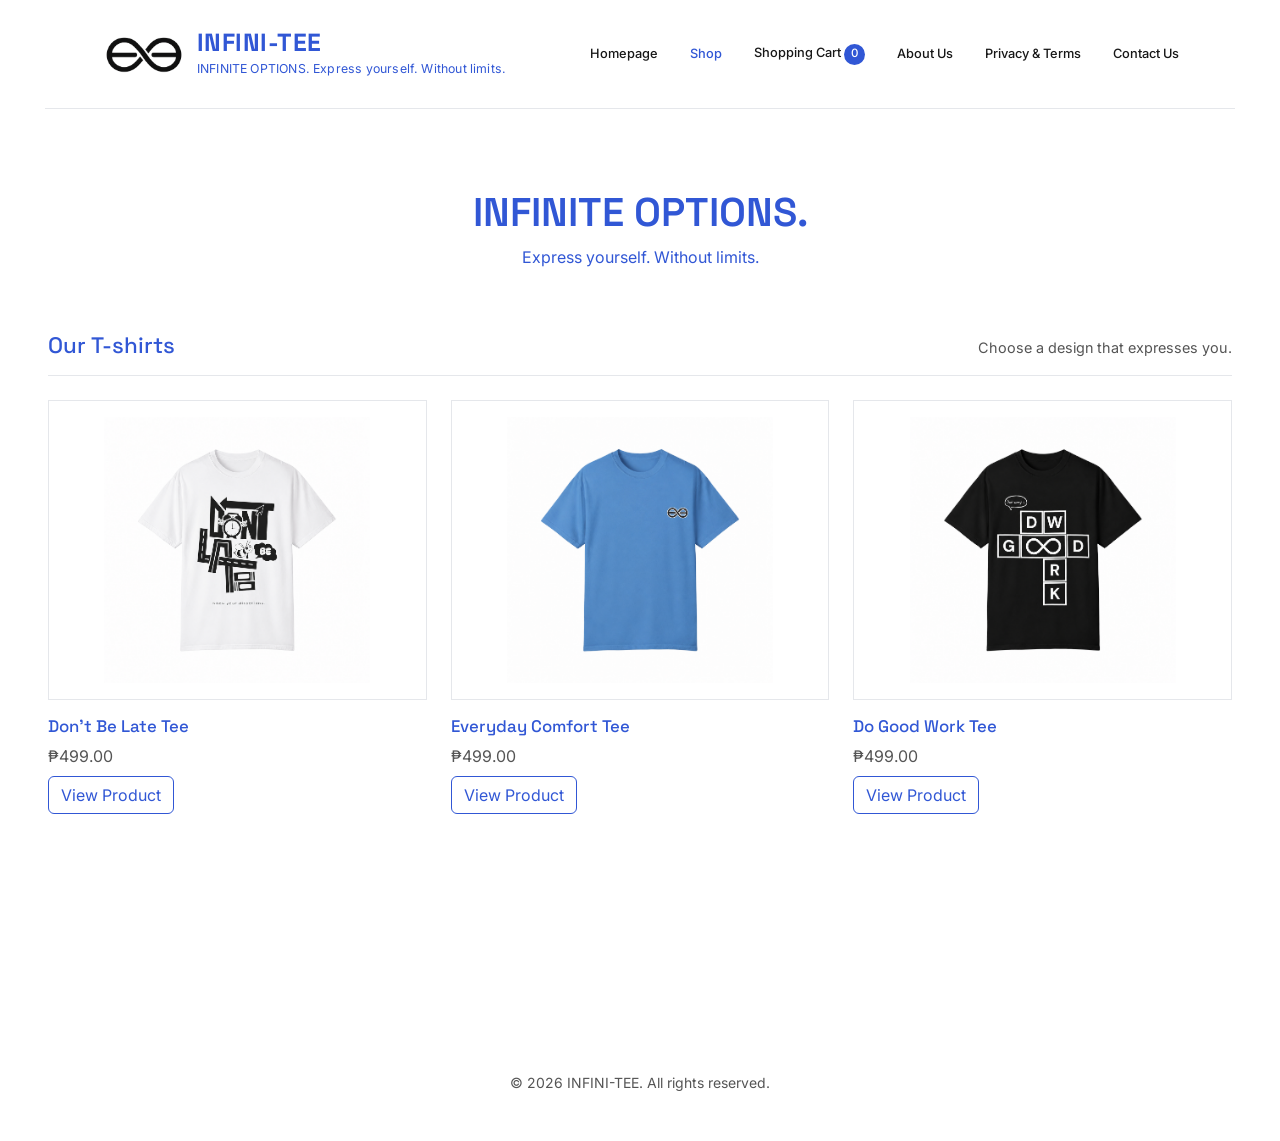
<file: infini-tee/shop.html>
<!DOCTYPE html>
<html lang="en">
<head>
  <meta charset="utf-8">
  <meta name="viewport" content="width=device-width, initial-scale=1">
  <title>INFINI-TEE | Shop</title>
  <link href="https://cdn.jsdelivr.net/npm/bootstrap@5.3.8/dist/css/bootstrap.min.css" rel="stylesheet">
  <link rel="stylesheet" href="css/style.css">
</head>
<body>
  <header class="site-header">
    <nav class="navbar navbar-expand-lg">
      <div class="container-fluid px-4 px-lg-5">
        <a class="brand-lockup navbar-brand" href="shop.html">
          <img src="images/official-logo.png"
            alt="INFINI-TEE logo"
            class="site-logo">
          <span>
            <strong>INFINI-TEE</strong>
            <small>INFINITE OPTIONS. Express yourself. Without limits.</small>
          </span>
        </a>
        <button class="navbar-toggler" type="button" data-bs-toggle="collapse" data-bs-target="#mainNav"
          aria-controls="mainNav" aria-expanded="false" aria-label="Toggle navigation">
          <span class="navbar-toggler-icon"></span>
        </button>
        <div class="collapse navbar-collapse" id="mainNav">
          <ul class="navbar-nav ms-auto align-items-lg-center gap-lg-3">
            <li class="nav-item"><a class="nav-link" href="index.html">Homepage</a></li>
            <li class="nav-item"><a class="nav-link active" aria-current="page" href="shop.html">Shop</a></li>
            <li class="nav-item"><a class="nav-link" href="cart.html">Shopping Cart <span class="cart-count" data-cart-count>0</span></a></li>
            <li class="nav-item"><a class="nav-link" href="index.html">About Us</a></li>
            <li class="nav-item"><a class="nav-link" href="privacy.html">Privacy & Terms</a></li>
            <li class="nav-item"><a class="nav-link" href="contact.html">Contact Us</a></li>
          </ul>
        </div>
      </div>
    </nav>
  </header>

  <main class="container-fluid px-4 px-lg-5 py-5">
    <section class="shop-intro text-center">
      <h1>INFINITE OPTIONS.</h1>
      <p>Express yourself. Without limits.</p>
    </section>
    <section aria-labelledby="shop-heading" class="mt-5">
      <div class="section-heading">
        <h2 id="shop-heading">Our T-shirts</h2>
        <p>Choose a design that expresses you.</p>
      </div>
      <div class="row g-4" id="shop-products">
      </div>
    </section>
  </main>

  <footer class="site-footer">
    <footer class="site-footer" aria-label="Footer">
      <p class="copyright">© 2026 INFINI-TEE. All rights reserved.</p>
    </footer>
  <script src="https://cdn.jsdelivr.net/npm/bootstrap@5.3.8/dist/js/bootstrap.bundle.min.js"></script>
  <script src="javascript/store.js"></script>
  <script src="javascript/shop.js"></script>
</body>
</html>

<!-- REJECT PAX SILICA -->
<!-- LABAG SA IMPERYALISTA -->
<!-- IMPEACH AND DAPAT MA-IMPEACH -->
</file>
<file: infini-tee/css/style.css>
@import url("https://fonts.googleapis.com/css2?family=Inter:wght@400;500;600;700&family=Space+Grotesk:wght@400;500;600;700&display=swap");

:root {
  --infinite-blue: #3157D5;
  --infinite-black: #171717;
  --infinite-white: #FFFFFF;
  --infinite-gray: #E5E7EB;
  --ink: #171717;
  --muted: #555555;
  --line: #E5E7EB;
  --soft: #E5E7EB;
}

* { box-sizing: border-box; }
body {
  min-height: 100vh;
  display: flex;
  flex-direction: column;
  color: var(--ink);
  background: #fff;
  font-family: "Inter", sans-serif;
}
main { flex: 1; }
a { color: var(--infinite-blue); }
a:focus-visible, button:focus-visible, input:focus-visible {
  outline: 3px solid #f0b429 !important;
  outline-offset: 3px;
}

.site-header {
  border-bottom: 1px solid var(--line);
  margin: 0 3.5%;
}
.navbar { min-height: 104px; }
.brand-lockup {
  display: inline-flex;
  align-items: center;
  gap: 12px;
  color: var(--infinite-blue);
  white-space: normal;
}
.brand-lockup:hover { color: var(--infinite-blue); }
.brand-symbol {
  font-size: 3.6rem;
  line-height: .8;
  color: #30303a;
  font-family: Georgia, serif;
}
.brand-lockup strong {
  display: block;
  font-size: 1.55rem;
  letter-spacing: .02em;
  line-height: 1.1;
}
.brand-lockup small {
  display: block;
  margin-top: 4px;
  font-size: .77rem;
  letter-spacing: .015em;
}
.nav-link { color: var(--ink); font-size: 0.8rem; font-weight: 500; }
.nav-link:hover, .nav-link.active { color: var(--infinite-blue) !important; }
.cart-count {
  display: inline-flex;
  min-width: 21px;
  height: 21px;
  justify-content: center;
  align-items: center;
  border-radius: 50%;
  background: var(--infinite-blue);
  color: white;
  font-size: .72rem;
  padding: 0 5px;
}

.shop-intro { padding: 2rem 0 1rem; color: var(--infinite-blue); }
.shop-intro h1 { font-size: clamp(1.7rem, 4vw, 2.5rem); font-weight: 600; }
.shop-intro p { margin: 0; }
.section-heading {
  display: flex;
  align-items: baseline;
  justify-content: space-between;
  gap: 1rem;
  border-bottom: 1px solid var(--line);
  margin-bottom: 1.5rem;
}
.section-heading h2 { font-size: 1.4rem; color: var(--infinite-blue); }
.section-heading p { color: var(--muted); font-size: .9rem; }

.product-card {
  height: 100%;
  border: 0;
  border-radius: 0;
  background: transparent;
}
.product-card .card-body { padding: 1rem 0; }
.product-card .card-title { color: var(--infinite-blue); font-size: 1.05rem; }
.product-card .card-text { color: var(--muted); }
.product-card-link { text-decoration: none; color: inherit; }
.product-card-link:hover .card-title { text-decoration: underline; }
.product-image-placeholder, .main-product-placeholder, .thumbnail-placeholder {
  background: #FFFFFF;
  border: 1px solid #E5E7EB;
  color: #555555;
  display: flex;
  justify-content: center;
  align-items: center;
  text-align: center;
}
.product-image-placeholder { min-height: 260px; padding: 1rem; }
.product-image-placeholder span, .main-product-placeholder span { font-size: .9rem; }
.placeholder-mark { color: #b8b8c5; font-size: 3rem; }

.product-layout { align-items: start; }
.product-gallery { display: grid; grid-template-columns: 76px minmax(0, 1fr); gap: 1.25rem; }
.thumbnail-column { display: flex; flex-direction: column; gap: 1rem; }
.other.product {
  display: block;
  width: 76px;
  height: 100px;
  border: 1px solid #E5E7EB;
  background-color: #FFFFFF;
  overflow: hidden;
  transition: border-color 0.2s ease;
}

.other.product:hover {
  border-color: #3157D5;
}

.other-product img {
  width: 100%;
  height: 100%;
  object-fit: contain;
  display: block;
}
.thumbnail-placeholder { min-height: 70px; font-size: .7rem; cursor: default; }
.main-product-placeholder { min-height: 480px; padding: 2rem; }
.product-details { padding-top: 1rem; }
.product-details h1 { color: var(--infinite-blue); font-size: clamp(1.7rem, 3vw, 2.2rem); font-weight: 500; }
.product-price { font-size: 1.25rem; margin-bottom: 1.2rem; }
.option-group { border: 0; padding: 0; margin: 0; }
.option-group legend { float: none; width: auto; font-size: .82rem; text-transform: uppercase; margin-bottom: .65rem; }
.option-button {
  min-width: 43px;
  min-height: 38px;
  border: 1px solid #171717;
  background: #fff;
  color: var(--infinite-blue);
  padding: .35rem .7rem;
}
.option-button[aria-pressed="true"] {
  border: 2px solid var(--infinite-blue);
  background: #E5E7EB;
  color: #3157D5;
  font-weight: 700;
}
.color-button { min-width: 112px; }
.add-cart-btn, .buy-now-btn {
  background: var(--infinite-blue);
  border-color: var(--infinite-blue);
  border-radius: 2px;
  min-height: 46px;
  font-weight: 700;
  letter-spacing: .025em;
}
.add-cart-btn:hover, .buy-now-btn:hover {
  background: #2445B5;
  border-color: #2445B5;
}
.product-accordion .accordion-button {
  font-size: .85rem;
  color: var(--ink);
  background: white;
  box-shadow: none;
}
.product-accordion .accordion-item { border: 0; border-bottom: 1px solid var(--line); }
.product-switcher { font-size: .9rem; }

.cart-intro h1 { color: var(--infinite-blue); font-size: 1.8rem; font-weight: 500; }
.cart-intro p { margin: .6rem 0 0; }
.cart-head {
  grid-template-columns: minmax(0, 1fr) 190px 130px;
  gap: 1rem;
  padding: 1rem;
  color: var(--infinite-blue);
  border-bottom: 1px solid var(--line);
}
.cart-row {
  display: grid;
  grid-template-columns: minmax(0, 1fr) 190px 130px;
  align-items: center;
  gap: 1rem;
  padding: 1.5rem 1rem;
  border-bottom: 1px solid var(--line);
}
.cart-product {
  display: flex;
  align-items: center;
  gap: 1rem;
}
.cart-thumb {
  width: 112px;
  height: 112px;
  flex: 0 0 112px;
  background: #FFFFFF;
  border: 1px solid #E5E7EB;
  display: grid;
  place-items: center;
  color: #555555;
  font-size: .72rem;
  text-align: center;
  padding: .5rem;
}
.cart-product-name { color: var(--infinite-blue); font-weight: 700; margin-bottom: .25rem; }
.cart-product-meta { color: var(--muted); font-size: .82rem; }
.quantity-control { display: flex; align-items: center; gap: .5rem; }
.quantity-control button {
  border: 0;
  background: transparent;
  color: var(--ink);
  font-size: 1.25rem;
  min-width: 28px;
  min-height: 32px;
}
.quantity-control input {
  width: 48px;
  text-align: center;
  border: 1px solid #E5E7EB;
  min-height: 34px;
}
.remove-item {
  border: 0;
  background: none;
  color: #555555;
  font-size: .8rem;
  text-decoration: underline;
  padding: .3rem 0 0;
}
.cart-summary { background: #FFFFFF; padding: 1.25rem 1.5rem; }
.summary-row, .summary-bottom {
  display: flex;
  justify-content: space-between;
  gap: 1rem;
  padding: .55rem 0;
}
.summary-bottom {
  align-items: center;
  border-top: 1px solid var(--line);
  margin-top: .7rem;
  padding-top: 1rem;
}
.summary-bottom strong { color: var(--infinite-blue); }
.buy-now-btn { min-width: 190px; text-align: center; text-decoration: none; }
.empty-cart { color: var(--muted); }

.site-footer {
  margin-top: 4rem;
  padding: 1.5rem 0;
  border-top: 1px solid var(--line);
  color: var(--muted);
  font-size: .85rem;
}
.site-footer a { text-decoration: none; }

@media (max-width: 767.98px) {
  .navbar { min-height: 82px; }
  .brand-symbol { font-size: 2.7rem; }
  .brand-lockup strong { font-size: 1.2rem; }
  .brand-lockup small { font-size: .62rem; }
  .product-gallery { grid-template-columns: 58px minmax(0, 1fr); gap: .7rem; }
  .thumbnail-placeholder { min-height: 55px; }
  .main-product-placeholder { min-height: 340px; }
  .main-product-image { min-height: 340px; }
  .cart-head { display: none !important; }
  .cart-row { grid-template-columns: 1fr; gap: .8rem; }
  .cart-product { align-items: flex-start; }
  .cart-row-total { padding-left: 128px; }
  .summary-bottom { align-items: stretch; flex-direction: column; }
  .buy-now-btn { width: 100%; }
}


/* Brand typography: Space Grotesk for headings, Inter Regular for body text. */
h1, h2, h3, h4, h5, h6,
.brand-lockup strong,
.section-heading h2,
.product-details h1,
.cart-intro h1 {
  font-family: "Space Grotesk", sans-serif;
}

body, p, a, button, input, select, textarea, label, li, small {
  font-family: "Inter", sans-serif;
  font-weight: 400;
}

body { background-color: #FFFFFF; color: #171717; }
.site-header, .site-footer { border-color: #E5E7EB; }
.btn-primary, .add-cart-btn, .buy-now-btn {
  background-color: #3157D5;
  border-color: #3157D5;
  color: #FFFFFF;
}
.btn-primary:hover, .add-cart-btn:hover, .buy-now-btn:hover {
  background-color: #2445B5;
  border-color: #2445B5;
  color: #FFFFFF;
}
.btn-outline-primary {
  color: #3157D5;
  border-color: #3157D5;
}
.btn-outline-primary:hover {
  color: #FFFFFF;
  background-color: #3157D5;
  border-color: #3157D5;
}

.site-logo {
  width: 82px;
  height: 82px;
  object-fit: contain;
}

.brand-lockup {
  display: flex;
  align-items: center;
  margin-left: 10px;
  margin-top: 0;
}

.product-image-placeholder {
  width: 100%;
  height: 300px;
  object-fit: contain;
  background-color: #FFFFFF;
}

.main-product-image {
  width: 100%;
  min-width: 0;
  min-height: 480px;
  object-fit: contain;
}

.thumbnail-column img {
  width: 75px;
  height: 75px;
  object-fit: contain;
  cursor: pointer;
}

.cart-thumb {
  width: 112px;
  height: 112px;
  object-fit: contain;
}

.site-footer {
  background: var(--light-gray);
  border-top: 1px solid var(--light-gray);
  padding: 24px clamp(24px, 6vw, 80px);
}

.copyright {
  margin: 18px 0 0;
  color: var(--matte-black);
  font-size: 14px;
  text-align: center;
}
</file>
<file: infini-tee/css/contact.css>
/* =========================
   GENERAL PAGE
========================= */

@import url('https://fonts.googleapis.com/css2?family=Space+Grotesk:wght@300;400;500;600;700&display=swap');

* {
    box-sizing: border-box;
    background-color: #E5E7EB
}

body {
    background-color: #E5E7EB;
    font-family: 'Space Grotesk', Arial, sans-serif;
    color: #171717;
    margin: 0;
    overflow-x: hidden;
}

.page-container {
    width: 95%;
    max-width: 1200px;
    min-height: 700px;
    margin: 20px auto;
    padding: 35px 40px 25px;
    background-color: #E5E7EB;
}


/* =========================
   SECTION 1: HEADER
========================= */

.site-header {
    display: block;
    width: 100%;
    background-color: transparent;
    border: none;
    margin: 0;
    padding: 0;
}

/* LOGO AND BRAND */

.brand-lockup {
    display: inline-flex;
    align-items: center;
    gap: 12px;
    color: #3157D5;
    white-space: normal;
    text-decoration: none;
}

.brand-lockup:hover {
    color: #3157D5;
}

.site-logo {
    width: 82px;
    height: 82px;
    object-fit: contain;
    flex-shrink: 0;
}

.brand-lockup strong {
    display: block;
    font-family: "Space Grotesk", sans-serif;
    font-size: 1.55rem;
    font-weight: 700;
    letter-spacing: .02em;
    line-height: 1.1;
}

.brand-lockup small {
    display: block;
    font-family: "Inter", sans-serif;
    margin-top: 4px;
    font-size: .77rem;
    letter-spacing: .015em;
}

/* NAVIGATION */

.site-header .navbar {
    display: flex;
    align-items: center;
    padding: 0;
    margin: 0;
    border: none;
    box-shadow: none;
}

.site-header .navbar a {
    color: #222;
    font-family: 'Space Grotesk', Arial, sans-serif;
    font-size: 14px;
    font-weight: 600;
    text-decoration: none;
    white-space: nowrap;
}

.site-header .navbar a:hover {
    color: #3459d6;
}


/* =========================
   SECTION 2: CONTACT HEADING
========================= */

.contact-heading {
    background-color: #3459d6;
    color: white;
    text-align: center;
    font-size: 23px;
    font-weight: 700;
    border-radius: 6px;
    width: 80%;
    margin: 40px auto 35px;
    padding: 5px;
}


/* =========================
   SECTION 3: CONTACT FORM
========================= */

.contact-form {
    width: 85%;
    margin: 0 auto;
}

.form-top {
    display: grid;
    grid-template-columns: repeat(2, minmax(0, 1fr));
    gap: 25px;
}

.form-group {
    min-width: 0;
}

.form-group label {
    display: block;
    font-size: 16px;
    font-weight: 500;
    margin-bottom: 8px;
}

.form-control {
    display: block;
    width: 100%;
    border: 1px solid #777;
    border-radius: 0;
    padding: 9px;
    font-family: 'Space Grotesk', Arial, sans-serif;
    font-size: 14px;
}

.form-control:focus {
    border-color: #3459d6;
    box-shadow: 0 0 0 0.2rem rgba(52, 89, 214, 0.15);
}

.message-group {
    margin-top: 25px;
}

.message-group textarea {
    width: 100%;
    min-height: 115px;
    resize: vertical;
}

/* SEND BUTTON */

.send-container {
    display: flex;
    justify-content: flex-end;
    margin-top: 20px;
}

.send-button {
    width: 170px;
    background-color: #3459d6;
    color: white;
    font-family: 'Space Grotesk', Arial, sans-serif;
    font-size: 17px;
    font-weight: 700;
    border: none;
    border-radius: 6px;
    padding: 7px;
    cursor: pointer;
}

.send-button:hover {
    background-color: #2545b5;
}

.send-button:focus-visible {
    outline: 3px solid #9aafff;
    outline-offset: 3px;
}


/* =========================
   SECTION 4: CONTACT INFO
========================= */

.contact-info {
    display: grid;
    grid-template-columns: repeat(4, minmax(0, 1fr));
    gap: 25px;
    margin-top: 55px;
}

.info-item {
    display: flex;
    flex-direction: column;
    align-items: center;
    text-align: center;
    gap: 12px;
    min-width: 0;
}

.info-item i {
    font-size: 45px;
    color: #222;
}

.info-item a,
.info-item span {
    display: block;
    width: 100%;
    background-color: #3459d6;
    color: white;
    text-decoration: none;
    border-radius: 7px;
    padding: 7px 5px;
    font-size: 11px;
    overflow-wrap: anywhere;
}

.info-item a:hover {
    background-color: #2545b5;
}


/* =========================
   RESPONSIVE DESIGN
========================= */

/* TABLETS AND SMALLER LAPTOPS */

@media (max-width: 1100px) {

    .site-header {
        flex-wrap: wrap;
    }

    .brand {
        flex-basis: 100%;
    }

    .site-header .navbar {
        width: 100%;
        flex-wrap: wrap;
    }

    .contact-info {
        grid-template-columns: repeat(2, minmax(0, 1fr));
    }

}


/* MOBILE DEVICES */

@media (max-width: 600px) {

    .page-container {
        width: 100%;
        margin: 0;
        padding: 25px 18px;
    }

    .site-header {
        gap: 15px;
    }

    .brand-lockup {
    gap: 12px;}
    
    .site-logo {
    width: 82px;
    height: 82px;}
    
    .brand-lockup strong {
    font-size: 1.2rem;}
    
    .brand-lockup small {
    font-size: .62rem;}

    .contact-heading {
        width: 95%;
        margin: 30px auto;
        font-size: 20px;
    }

    .contact-form {
        width: 95%;
    }

    .form-top {
        grid-template-columns: 1fr;
        gap: 18px;
    }

    .contact-info {
        grid-template-columns: repeat(2, minmax(0, 1fr));
        gap: 25px 15px;
        margin-top: 40px;
    }

}


/* VERY SMALL MOBILE DEVICES */

@media (max-width: 400px) {

    .brand-title h1 {
        font-size: 21px;
    }

    .contact-info {
        grid-template-columns: 1fr;
    }

}

/* =========================
   BACK TO CART BUTTON
========================= */

.back-container {
    width: 85%;
    margin: 0 auto 20px;
}

.back-button {
    display: inline-flex;
    align-items: center;
    gap: 8px;
    color: #3459d6;
    font-size: 14px;
    font-weight: 600;
    text-decoration: none;
    transition: color 0.2s ease;
}

.back-button:hover {
    color: #2545b5;
}

.back-button i {
    font-size: 16px;
}
</file>
